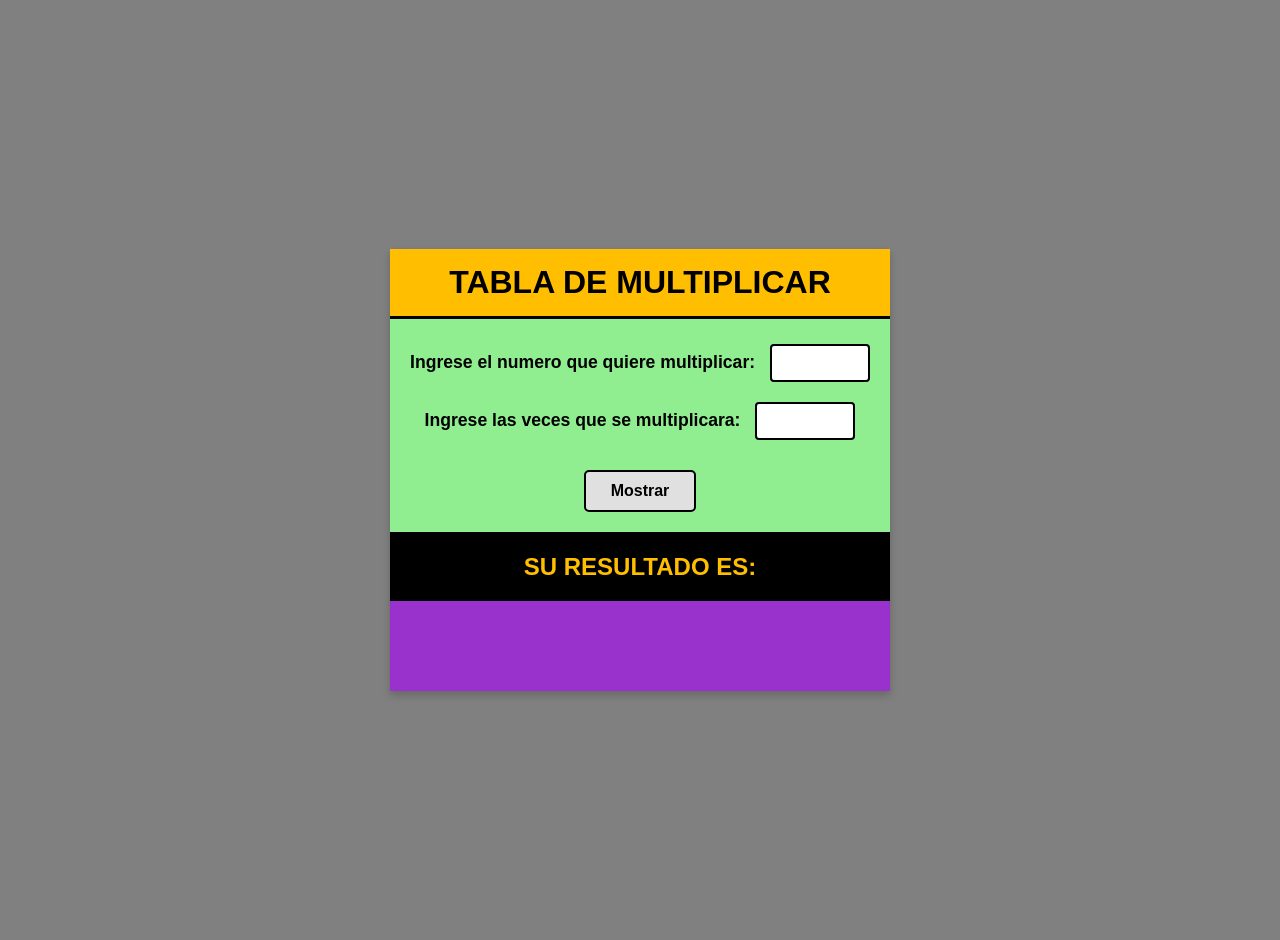
<file: act1u2/index.html>
<!DOCTYPE html>
<html lang="es">
<head>
    <meta charset="UTF-8">
    <meta name="viewport" content="width=device-width, initial-scale=1.0">
    <title>Tabla de Multiplicar</title>
    <link rel="stylesheet" href="styles.css">
    <script src="script.js"></script>
</head>
<body>

    <div class="container">
        <div class="input-section">
            <h1 class="main-title">TABLA DE MULTIPLICAR</h1>
            <label for="numero">Ingrese el numero que quiere multiplicar:</label>
            <input type="number" id="numero">
            <br>
            <label for="limite">Ingrese las veces que se multiplicara:</label>
            <input type="number" id="limite" >
            <br>
            <button onclick="generarTabla()">Mostrar</button>
        </div>
        
        <div class="result-header">
            <h2>SU RESULTADO ES:</h2>
        </div>
        
        <div class="result-body" id="tablaContenedor">
            </div>
    </div>
</body>
</html>
</file>
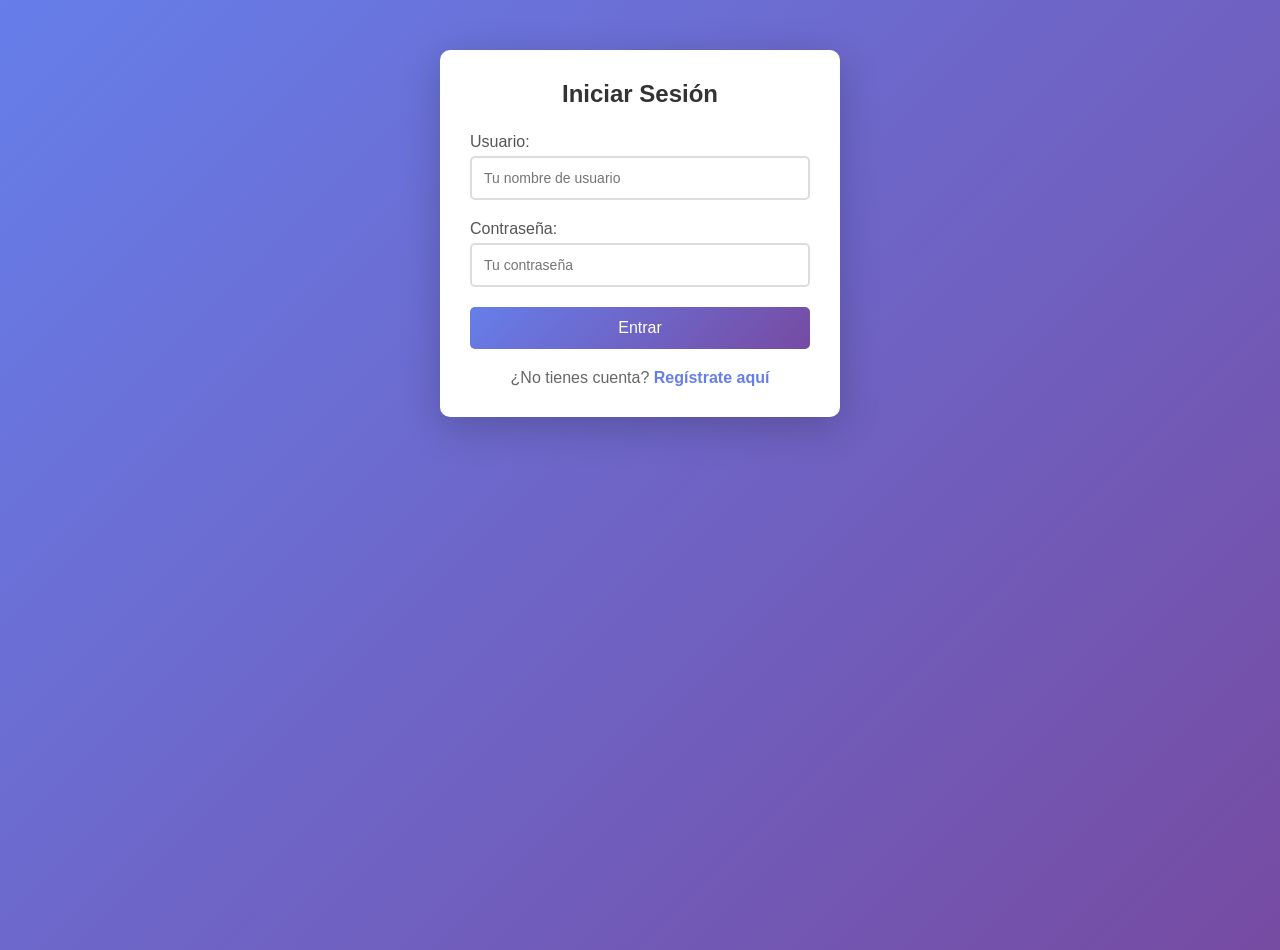
<file: act1u3/index.html>
<!DOCTYPE html>
<html lang="es">
<head>
    <meta charset="UTF-8">
    <meta name="viewport" content="width=device-width, initial-scale=1.0">
    <title>Chat App (Sin BD)</title>
    <link rel="stylesheet" href="style.css">
    <script src="https://code.jquery.com/jquery-3.6.0.min.js"></script>
</head>
<body>

    <div id="login-screen" class="auth-container">
        <h2>Iniciar Sesión</h2>
        <div id="login-error" class="alert alert-error" style="display:none;"></div>
        
        <div class="form-group">
            <label>Usuario:</label>
            <input type="text" id="login-username" placeholder="Tu nombre de usuario">
        </div>
        <div class="form-group">
            <label>Contraseña:</label>
            <input type="password" id="login-password" placeholder="Tu contraseña">
        </div>
        <button id="btn-login" class="btn-primary">Entrar</button>
        <p class="auth-link">
            ¿No tienes cuenta? <a href="#" id="link-to-register">Regístrate aquí</a>
        </p>
    </div>

    <div id="register-screen" class="auth-container" style="display:none;">
        <h2>Crear Cuenta</h2>
        <div id="register-error" class="alert alert-error" style="display:none;"></div>
        <div id="register-success" class="alert alert-success" style="display:none;"></div>
        
        <div class="form-group">
            <label>Nombre de usuario:</label>
            <input type="text" id="reg-username" placeholder="Tu nombre de usuario">
        </div>
        <div class="form-group">
            <label>Email:</label>
            <input type="email" id="reg-email" placeholder="tu@email.com">
        </div>
        <div class="form-group">
            <label>Contraseña:</label>
            <input type="password" id="reg-password" placeholder="Mínimo 6 caracteres">
        </div>
        <button id="btn-register" class="btn-primary">Registrarse</button>
        <p class="auth-link">
            ¿Ya tienes cuenta? <a href="#" id="link-to-login">Inicia sesión aquí</a>
        </p>
    </div>

    <div id="chat-app" class="chat-app" style="display:none;">
        <div class="sidebar">
            <div class="sidebar-header">
                <h3>Hola, <span id="current-username-display"></span></h3>
                <button id="btn-logout" class="btn-logout">Salir</button>
            </div>
            
            <div class="sidebar-section">
                <h4>Chat Global</h4>
                <div class="chat-item active" data-type="global" data-id="0">
                    <span>🌍 Chat Global</span>
                </div>
            </div>
            
            <div class="sidebar-section">
                <h4>Usuarios</h4>
                <div id="user-list" class="user-list">
                    </div>
            </div>
            
            <div class="sidebar-section">
                <h4>
                    Grupos
                    <button id="btn-create-group-modal" class="btn-small">+ Crear</button>
                </h4>
                <div id="group-list" class="group-list">
                    </div>
            </div>
        </div>
        
        <div class="chat-main">
            <div class="chat-header">
                <h3 id="chat-title">Chat Global</h3>
            </div>
            
            <div id="chat-messages"></div>
            
            <div class="chat-input">
                <input type="text" id="msg" placeholder="Escribe tu mensaje..." autocomplete="off">
                <button id="send">Enviar</button>
            </div>
        </div>
    </div>
    
    <div id="modal-create-group" class="modal">
        <div class="modal-content">
            <span class="close">&times;</span>
            <h3>Crear Grupo</h3>
            <input type="text" id="group-name" placeholder="Nombre del grupo">
            <button id="create-group-btn">Crear Grupo</button>
        </div>
    </div>
    
    <script src="script.js"></script>
</body>
</html>
</file>
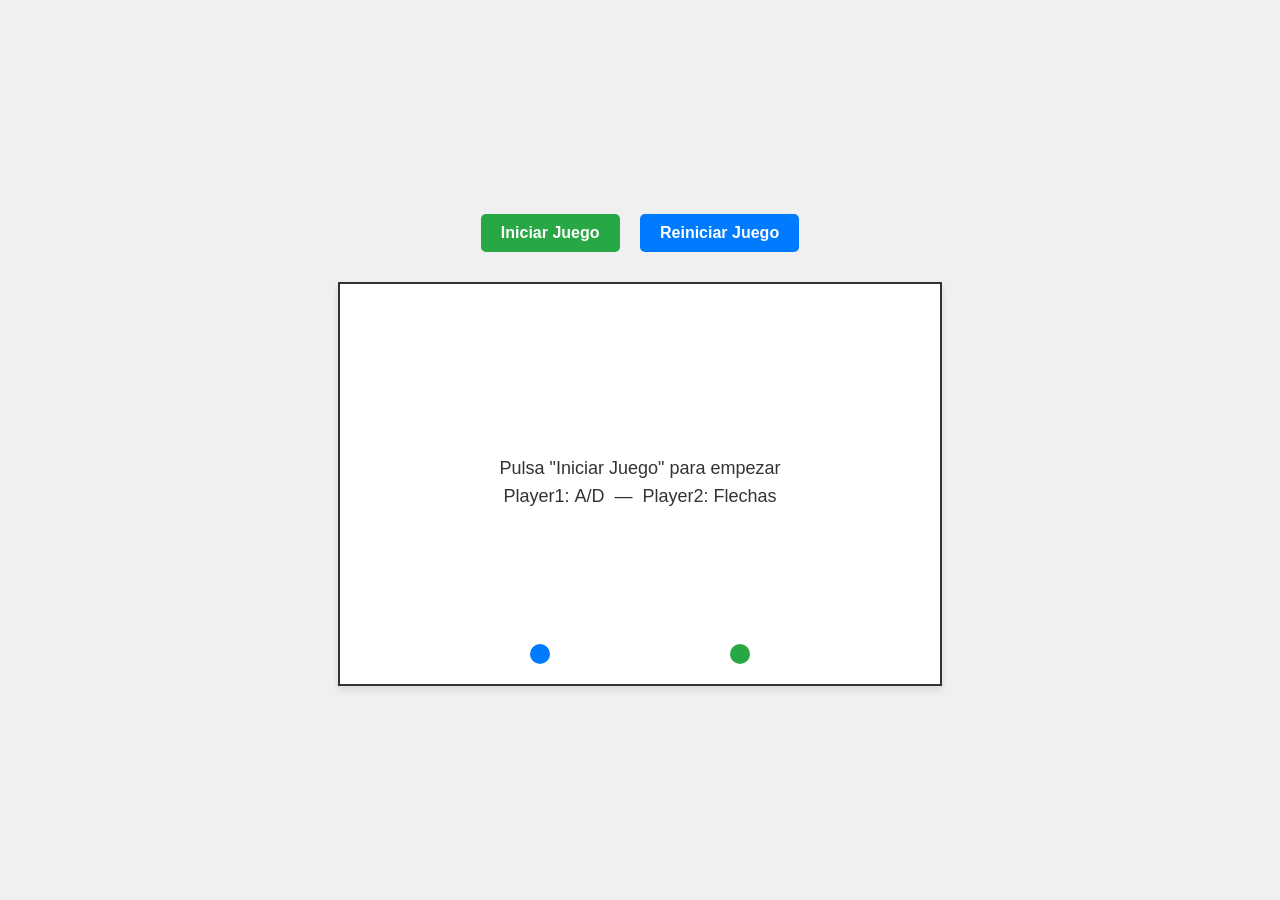
<file: act2u1/index.html>
<!DOCTYPE html>
<html lang="es">
<head>
    <meta charset="UTF-8">
    <title>Ejemplo (no frogger)</title>
    <link rel="stylesheet" href="styles.css">
</head>
<body>

<div class="controls">
    <button id="startButton">Iniciar Juego</button>
    <button id="resetButton">Reiniciar Juego</button>
</div>

<canvas id="gameCanvas" width="600" height="400"></canvas>

<script src="script.js"></script>

</body>
</html>
</file>
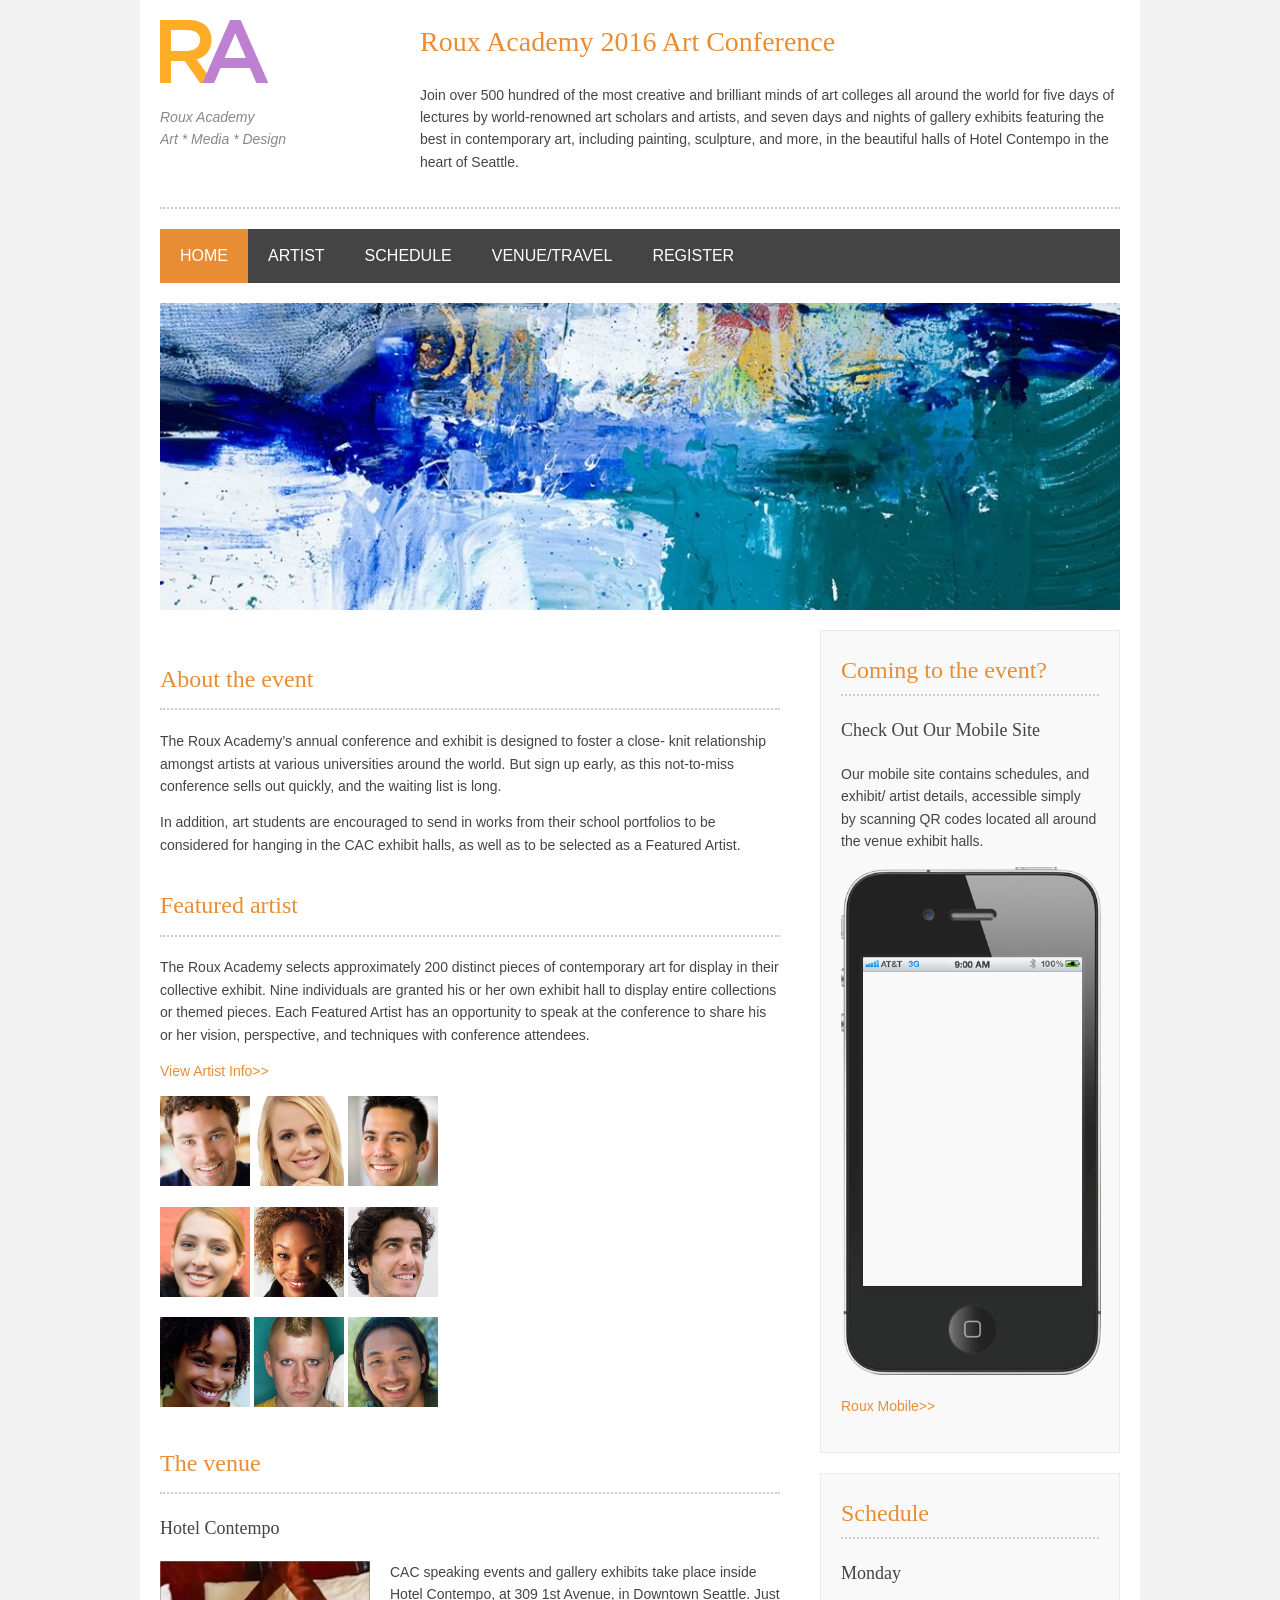
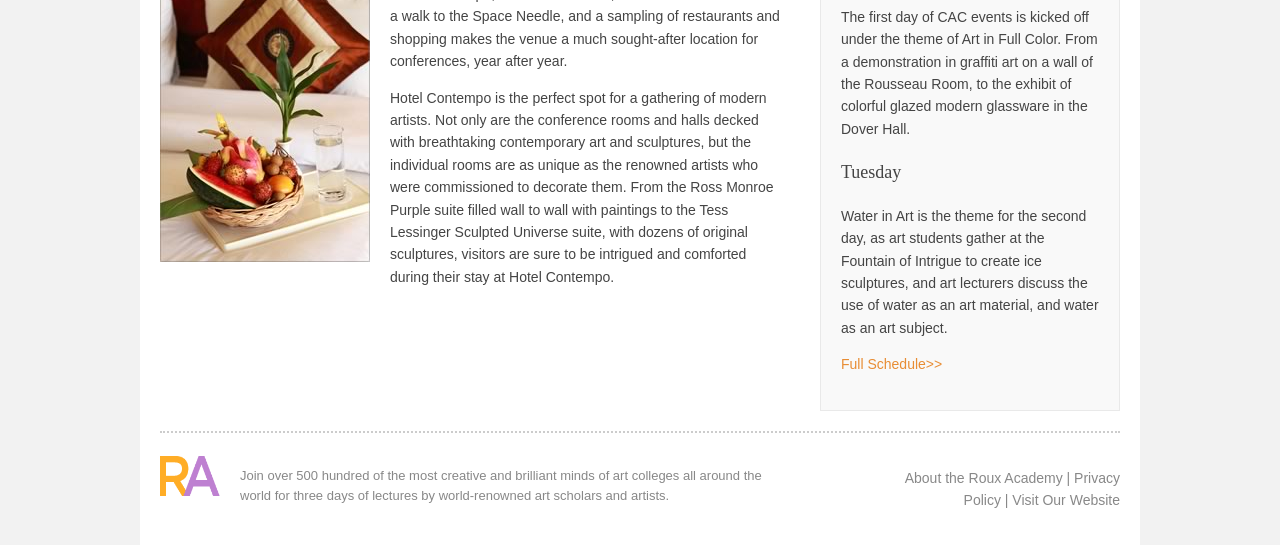
<file: act3u1/index.html>
<!DOCTYPE html>
<html lang="es">
<head>
    <meta charset="UTF-8">
    <meta name="viewport" content="width=device-width, initial-scale=1.0">
    <title>Roux Academy 2016 Art Conference</title>
    <link rel="stylesheet" href="styles.css">
</head>
<body>

    <div class="container">
        <header>
            <div class="logo">
                <div class="ra"><img src="images/ralogo_monogram.png" alt="Roux Academy Logo"></div>
                <div class="tagline">Roux Academy <br> Art * Media * Design</div>
            </div>
            <div class="conference-info">
                <h1>Roux Academy 2016 Art Conference</h1>
                <p>Join over 500 hundred of the most creative and brilliant minds of art colleges all
around the world for five days of lectures by world-renowned art scholars and
artists, and seven days and nights of gallery exhibits featuring the best in
contemporary art, including painting, sculpture, and more, in the beautiful halls of
Hotel Contempo in the heart of Seattle.</p>
            </div>
        </header>

        <nav>
            <ul>
                <li><a href="index.html" class="active">HOME</a></li>
                <li><a href="artists.html">ARTIST</a></li>
                <li><a href="schedule.html">SCHEDULE</a></li>
                <li><a href="venue.html">VENUE/TRAVEL</a></li>
                <li><a href="register.html">REGISTER</a></li>
            </ul>
        </nav>

        <div class="banner">
            <img src="images/art01.jpg" alt="Abstract art banner">
        </div>

        <div class="main-content">
            <section class="content-section">
                <h2>About the event</h2>
                <p>The Roux Academy’s annual conference and exhibit is designed to foster a close-
knit relationship amongst artists at various universities around the world. But sign
up early, as this not-to-miss conference sells out quickly, and the waiting list is long.</p>
<p>In addition, art students are encouraged to send in works from their school
portfolios to be considered for hanging in the CAC exhibit halls, as well as to be
selected as a Featured Artist.</p>
            </section>

            <section class="content-section">
                <h2>Featured artist</h2>
                <p>The Roux Academy selects approximately 200 distinct pieces of contemporary art
for display in their collective exhibit. Nine individuals are granted his or her own
exhibit hall to display entire collections or themed pieces. Each Featured Artist has
an opportunity to speak at the conference to share his or her vision, perspective,
and techniques with conference attendees.</p>
                <p><a href="artists.html">View Artist Info>></a></p>
                <img src="images/artists/Barot_Bellingham_tn.jpg" alt="Artist thumbnail" width="90" height="90">
                <img src="images/artists/Constance_Smith_tn.jpg" alt="Artist thumbnail" width="90" height="90">
                <img src="images/artists/Hassum_Harrod_tn.jpg" alt="Artist thumbnail" width="90" height="90">
                <p></p>
                <img src="images/artists/Hillary_Goldwynn_tn.jpg" alt="Artist thumbnail" width="90" height="90">
                <img src="images/artists/Jennifer_Jerome_tn.jpg" alt="Artist thumbnail" width="90" height="90">
                <img src="images/artists/Jonathan_Ferrar_tn.jpg" alt="Artist thumbnail" width="90" height="90">
                <p></p>
                <img src="images/artists/LaVonne_LaRue_tn.jpg" alt="Artist thumbnail" width="90" height="90">
                <img src="images/artists/Riley_Rewington_tn.jpg" alt="Artist thumbnail" width="90" height="90">
                <img src="images/artists/Xhou_Ta_tn.jpg" alt="Artist thumbnail" width="90" height="90">
            </section>
            
            <section class="content-section">
                <h2>The venue</h2>
                <h3>Hotel Contempo</h3>
                <img src="images/hotel_contempo.jpg" alt="Hotel Contempo" class="align-left">
                <p>CAC speaking events and gallery exhibits take place inside Hotel Contempo, at
309 1st Avenue, in Downtown Seattle. Just a walk to the Space Needle, and a
sampling of restaurants and shopping makes the venue a much sought-after
location for conferences, year after year.</p>
<p>Hotel Contempo is the perfect spot for a gathering of modern artists. Not only are
the conference rooms and halls decked with breathtaking contemporary art and
sculptures, but the individual rooms are as unique as the renowned artists who
were commissioned to decorate them. From the Ross Monroe Purple suite filled
wall to wall with paintings to the Tess Lessinger Sculpted Universe suite, with
dozens of original sculptures, visitors are sure to be intrigued and comforted during
their stay at Hotel Contempo.</p>
            </section>
        </div>

        <aside>
            <div class="widget">
                <h2>Coming to the event?</h2>
                <h3>Check Out Our Mobile Site</h3>
                <p>Our mobile site contains schedules, and exhibit/ artist details, accessible simply by scanning QR codes located all around the venue exhibit halls.</p>
                <img src="images/iphone.png" alt="Mobile App Promotion" width="260">
                <p><a href="#">Roux Mobile>></a></p>
            </div>

            <div class="widget">
                <h2>Schedule</h2>
                <h3>Monday</h3>
                <p>The first day of CAC events is kicked off under the theme of Art in Full Color. From
a demonstration in graffiti art on a wall of the Rousseau Room, to the exhibit of
colorful glazed modern glassware in the Dover Hall.</p>
                <h3>Tuesday</h3>
                <p>Water in Art is the theme for the second day, as art students gather at the Fountain
of Intrigue to create ice sculptures, and art lecturers discuss the use of water as an
art material, and water as an art subject.</p>
                <p><a href="schedule.html">Full Schedule>></a></p>
            </div>
        </aside>

        <footer>
            <div class="footer-logo"><img src="images/ralogo_monogram.png" alt="Roux Academy Logo" width="60" height="40"></div>
            <div class="footer-text">
                <p>Join over 500 hundred of the most creative and brilliant minds of art colleges all around the world for three days of lectures by world-renowned art scholars and artists.</p>
            </div>
            <div class="footer-nav">
                <p>About the Roux Academy | Privacy Policy | Visit Our Website</p>
            </div>
        </footer>
    </div>
</body>
</html>
</file>
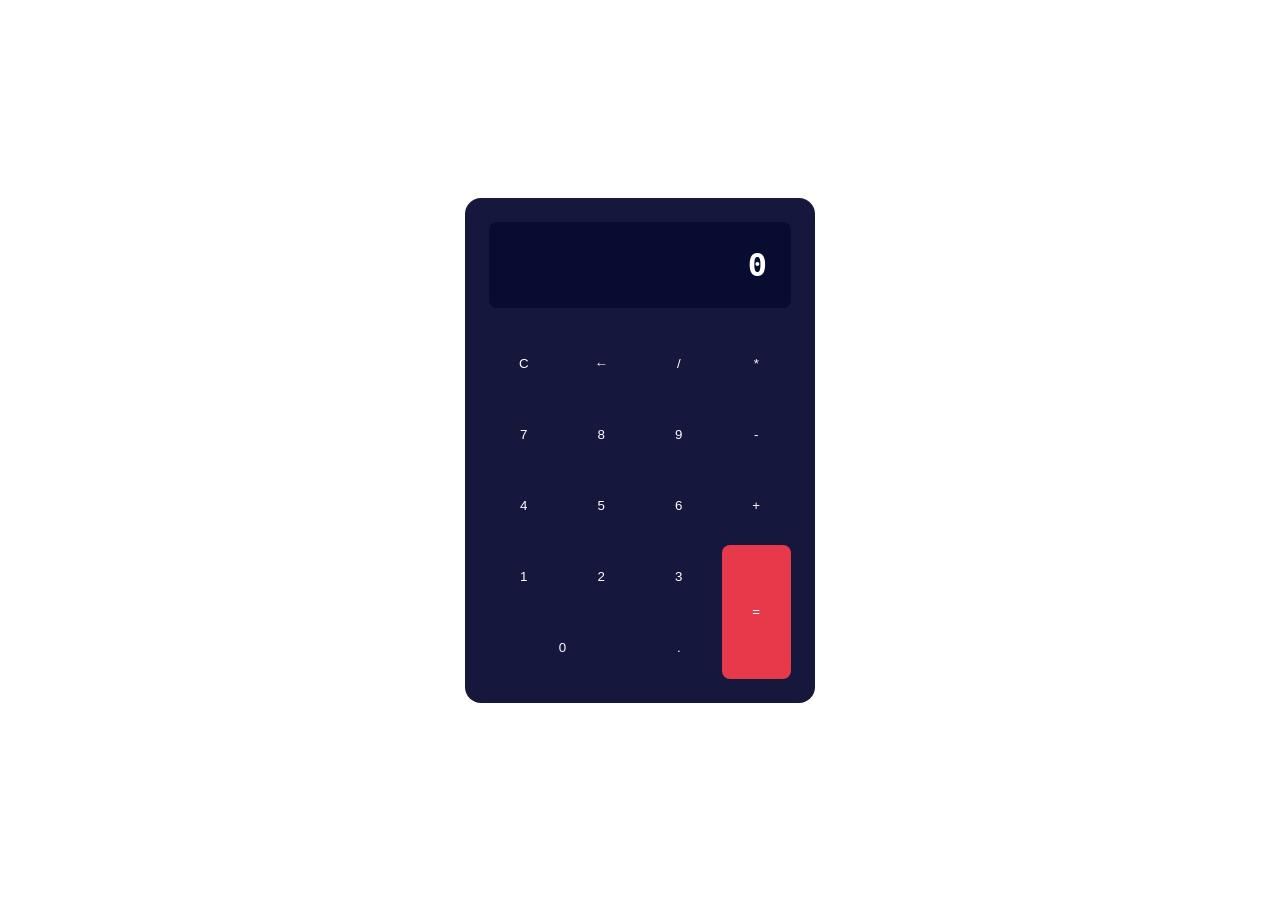
<file: act3u2/index.html>
<!DOCTYPE html>
<html>
<head>
    <title>Calculadora</title>
    <link rel="stylesheet" href="styles.css">
</head>
<body>
    <div class="calculadora">

        <div class="pantalla">0</div>

        <button id="c" class="btn">C</button>
        <button id="borrar" class="btn">←</button>
        <button class="btn">/</button>
        <button class="btn">*</button>
        <button class="btn">7</button>
        <button class="btn">8</button>
        <button class="btn">9</button>
        <button class="btn">-</button>
        <button class="btn">4</button>
        <button class="btn">5</button>
        <button class="btn">6</button>
        <button class="btn">+</button>
        <button class="btn">1</button>
        <button class="btn">2</button>
        <button class="btn">3</button>
        <button id="igual" class="btn">=</button>
        <button id="cero" class="btn">0</button>
        <button class="btn">.</button>
    </div>


    <script src="script.js"></script>
</body>
</html>
</file>
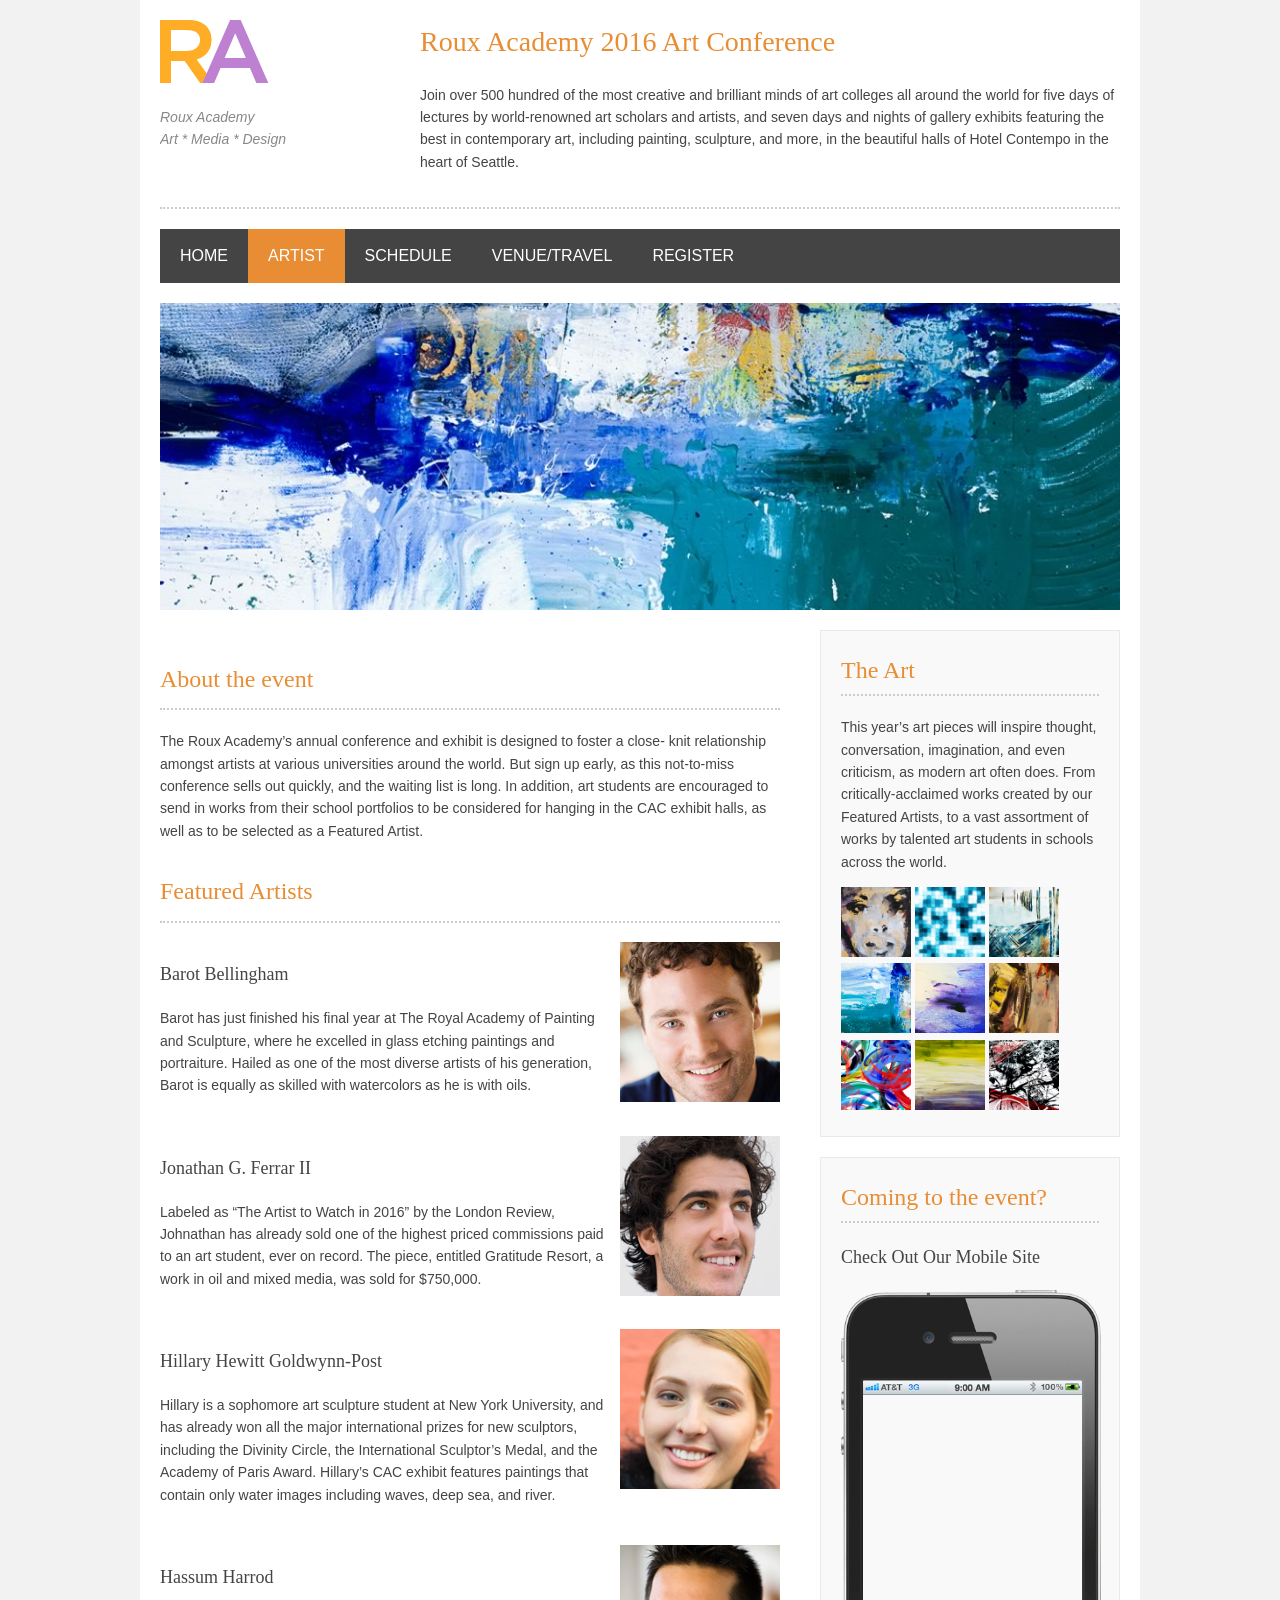
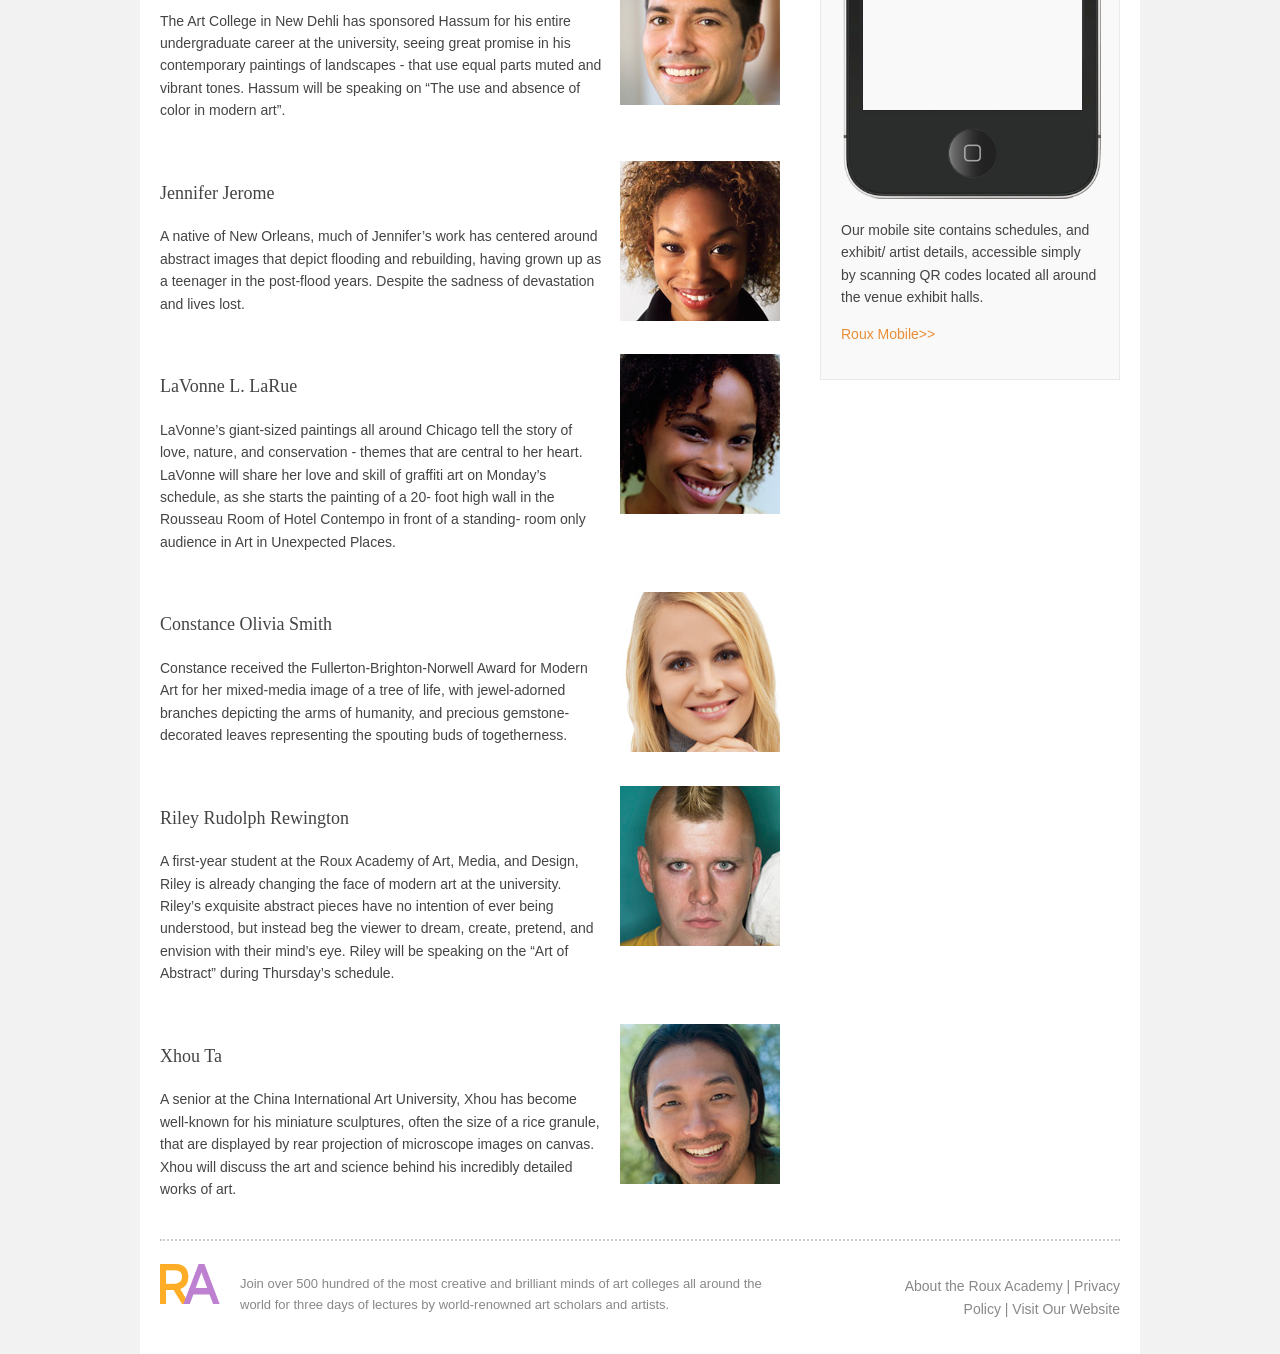
<file: act3u1/artists.html>
<!DOCTYPE html>
<html lang="es">
<head>
    <meta charset="UTF-8">
    <meta name="viewport" content="width=device-width, initial-scale=1.0">
    <title>Featured Artists - Roux Academy Conference</title>
    <link rel="stylesheet" href="styles.css">
</head>
<body>

    <div class="container">
        <header>
            <div class="logo">
                <div class="ra"><img src="images/ralogo_monogram.png" alt="Roux Academy Logo" ></div>
                <div class="tagline">Roux Academy <br> Art * Media * Design</div>
            </div>
            <div class="conference-info">
                <h1>Roux Academy 2016 Art Conference</h1>
                <p>Join over 500 hundred of the most creative and brilliant minds of art colleges all around the world for five days of lectures by world-renowned art scholars and artists, and seven days and nights of gallery exhibits featuring the best in contemporary art, including painting, sculpture, and more, in the beautiful halls of Hotel Contempo in the heart of Seattle.</p>
            </div>
        </header>
        
        <nav>
            <ul>
                <li><a href="index.html">HOME</a></li>
                <li><a href="artists.html" class="active">ARTIST</a></li>
                <li><a href="schedule.html">SCHEDULE</a></li>
                <li><a href="venue.html">VENUE/TRAVEL</a></li>
                <li><a href="register.html">REGISTER</a></li>
            </ul>
        </nav>
        
        <div class="banner">
            <img src="images/art01.jpg" alt="Abstract art banner">
        </div>

        <div class="main-content">
            <section class="content-section">
                <h2>About the event</h2>
                <p>The Roux Academy’s annual conference and exhibit is designed to foster a close-
knit relationship amongst artists at various universities around the world. But sign
up early, as this not-to-miss conference sells out quickly, and the waiting list is long.
In addition, art students are encouraged to send in works from their school
portfolios to be considered for hanging in the CAC exhibit halls, as well as to be
selected as a Featured Artist.</p>
            </section>
            
            <section class="artist-list">
                <h2>Featured Artists</h2>
                
                <article>
                    <img src="images/artists/Barot_Bellingham_tn.jpg" alt="Barot Bellingham">
                    <h3>Barot Bellingham</h3>
                    <p>Barot has just finished his final year at The Royal Academy of Painting and
Sculpture, where he excelled in glass etching paintings and portraiture. Hailed as
one of the most diverse artists of his generation, Barot is equally as skilled with
watercolors as he is with oils.</p>
                </article>

                <article>
                    <img src="images/artists/Jonathan_Ferrar_tn.jpg" alt="Jonathan G. Ferrar II">
                    <h3>Jonathan G. Ferrar II</h3>
                    <p>Labeled as “The Artist to Watch in 2016” by the London Review, Johnathan has
already sold one of the highest priced commissions paid to an art student, ever on
record. The piece, entitled Gratitude Resort, a work in oil and mixed media, was
sold for $750,000.</p>
                </article>

                <article>
                    <img src="images/artists/Hillary_Goldwynn_tn.jpg" alt="Hillary Hewitt Goldwynn-Post">
                    <h3>Hillary Hewitt Goldwynn-Post</h3>
                    <p>Hillary is a sophomore art sculpture student at New York University, and has
already won all the major international prizes for new sculptors, including the
Divinity Circle, the International Sculptor’s Medal, and the Academy of Paris
Award. Hillary’s CAC exhibit features paintings that contain only water images
including waves, deep sea, and river.</p>
                </article>

                <article>
                    <img src="images/artists/Hassum_Harrod_tn.jpg" alt="Hassum Harrod">
                    <h3>Hassum Harrod</h3>
                    <p>The Art College in New Dehli has sponsored Hassum for his entire undergraduate
career at the university, seeing great promise in his contemporary paintings of
landscapes - that use equal parts muted and vibrant tones. Hassum will be
speaking on “The use and absence of color in modern art”.</p>
                </article>


                <article>
                    <img src="images/artists/Jennifer_Jerome_tn.jpg" alt="Jennifer Jerome">
                    <h3>Jennifer Jerome</h3>
                    <p>A native of New Orleans, much of Jennifer’s work has centered around abstract
images that depict flooding and rebuilding, having grown up as a teenager in the
post-flood years. Despite the sadness of devastation and lives lost.</p>
                </article>

                <article>
                    <img src="images/artists/LaVonne_LaRue_tn.jpg" alt="Hassum Harrod">
                    <h3>LaVonne L. LaRue</h3>
                    <p>LaVonne’s giant-sized paintings all around Chicago tell the story of love, nature,
and conservation - themes that are central to her heart. LaVonne will share her

love and skill of graffiti art on Monday’s schedule, as she starts the painting of a 20-
foot high wall in the Rousseau Room of Hotel Contempo in front of a standing-
room only audience in Art in Unexpected Places.</p>
                </article>

                <article>
                    <img src="images/artists/Constance_Smith_tn.jpg" alt="Hassum Harrod">
                    <h3>Constance Olivia Smith</h3>
                    <p>Constance received the Fullerton-Brighton-Norwell Award for Modern Art for her
mixed-media image of a tree of life, with jewel-adorned branches depicting the
arms of humanity, and precious gemstone-decorated leaves representing the
spouting buds of togetherness.</p>
                </article>

                <article>
                    <img src="images/artists/Riley_Rewington_tn.jpg" alt="Hassum Harrod">
                    <h3>Riley Rudolph Rewington</h3>
                    <p>A first-year student at the Roux Academy of Art, Media, and Design, Riley is
already changing the face of modern art at the university. Riley’s exquisite abstract
pieces have no intention of ever being understood, but instead beg the viewer to
dream, create, pretend, and envision with their mind’s eye. Riley will be speaking
on the “Art of Abstract” during Thursday’s schedule.</p>
                </article>

                <article>
                    <img src="images/artists/Xhou_Ta_tn.jpg" alt="Hassum Harrod">
                    <h3>Xhou Ta</h3>
                    <p>A senior at the China International Art University, Xhou has become well-known for
his miniature sculptures, often the size of a rice granule, that are displayed by rear
projection of microscope images on canvas. Xhou will discuss the art and science
behind his incredibly detailed works of art.</p>
                </article>

            </section>
        </div>

        <aside>
            <div class="widget">
                <h2>The Art</h2>
                <p>This year’s art pieces will inspire thought, conversation, imagination, and even
criticism, as modern art often does. From critically-acclaimed works created by our
Featured Artists, to a vast assortment of works by talented art students in schools
across the world.
<p></p>
                <img src="images/art/Barot_Bellingham_tn.jpg" alt="Art collage"width="70" height="70">
                <img src="images/art/Constance_Smith_tn.jpg" alt="Art collage"width="70" height="70">
                <img src="images/art/Hassum_Harrod_tn.jpg" alt="Art collage"width="70" height="70">
                <img src="images/art/Hillary_Goldwynn_tn.jpg" alt="Art collage"width="70" height="70">
                <img src="images/art/Jennifer_Jerome_tn.jpg" alt="Art collage"width="70" height="70">
                <img src="images/art/Jonathan_Ferrar_tn.jpg" alt="Art collage"width="70" height="70">
                <img src="images/art/LaVonne_LaRue_tn.jpg" alt="Art collage"width="70" height="70">
                <img src="images/art/Riley_Rewington_tn.jpg" alt="Art collage"width="70" height="70">
                <img src="images/art/Xhou_Ta_tn.jpg" alt="Art collage"width="70" height="70">
            </div>
            
            <div class="widget">
                <h2>Coming to the event?</h2>
                <h3>Check Out Our Mobile Site</h3>
                <img src="images/iphone.png" alt="Mobile App Promotion" width="260">
                <p>Our mobile site contains schedules, and exhibit/ artist details, accessible simply by scanning QR codes located all around the venue exhibit halls.</p>
                <p><a href="#">Roux Mobile>></a></p>
            </div>
        </aside>

        <footer>
             <div class="footer-logo"><img src="images/ralogo_monogram.png" alt="Roux Academy Logo" width="60" height="40"></div>
            <div class="footer-text">
                <p>Join over 500 hundred of the most creative and brilliant minds of art colleges all around the world for three days of lectures by world-renowned art scholars and artists.</p>
            </div>
            <div class="footer-nav">
                <p>About the Roux Academy | Privacy Policy | Visit Our Website</p>
            </div>
        </footer>
    </div>
</body>
</html>
</file>
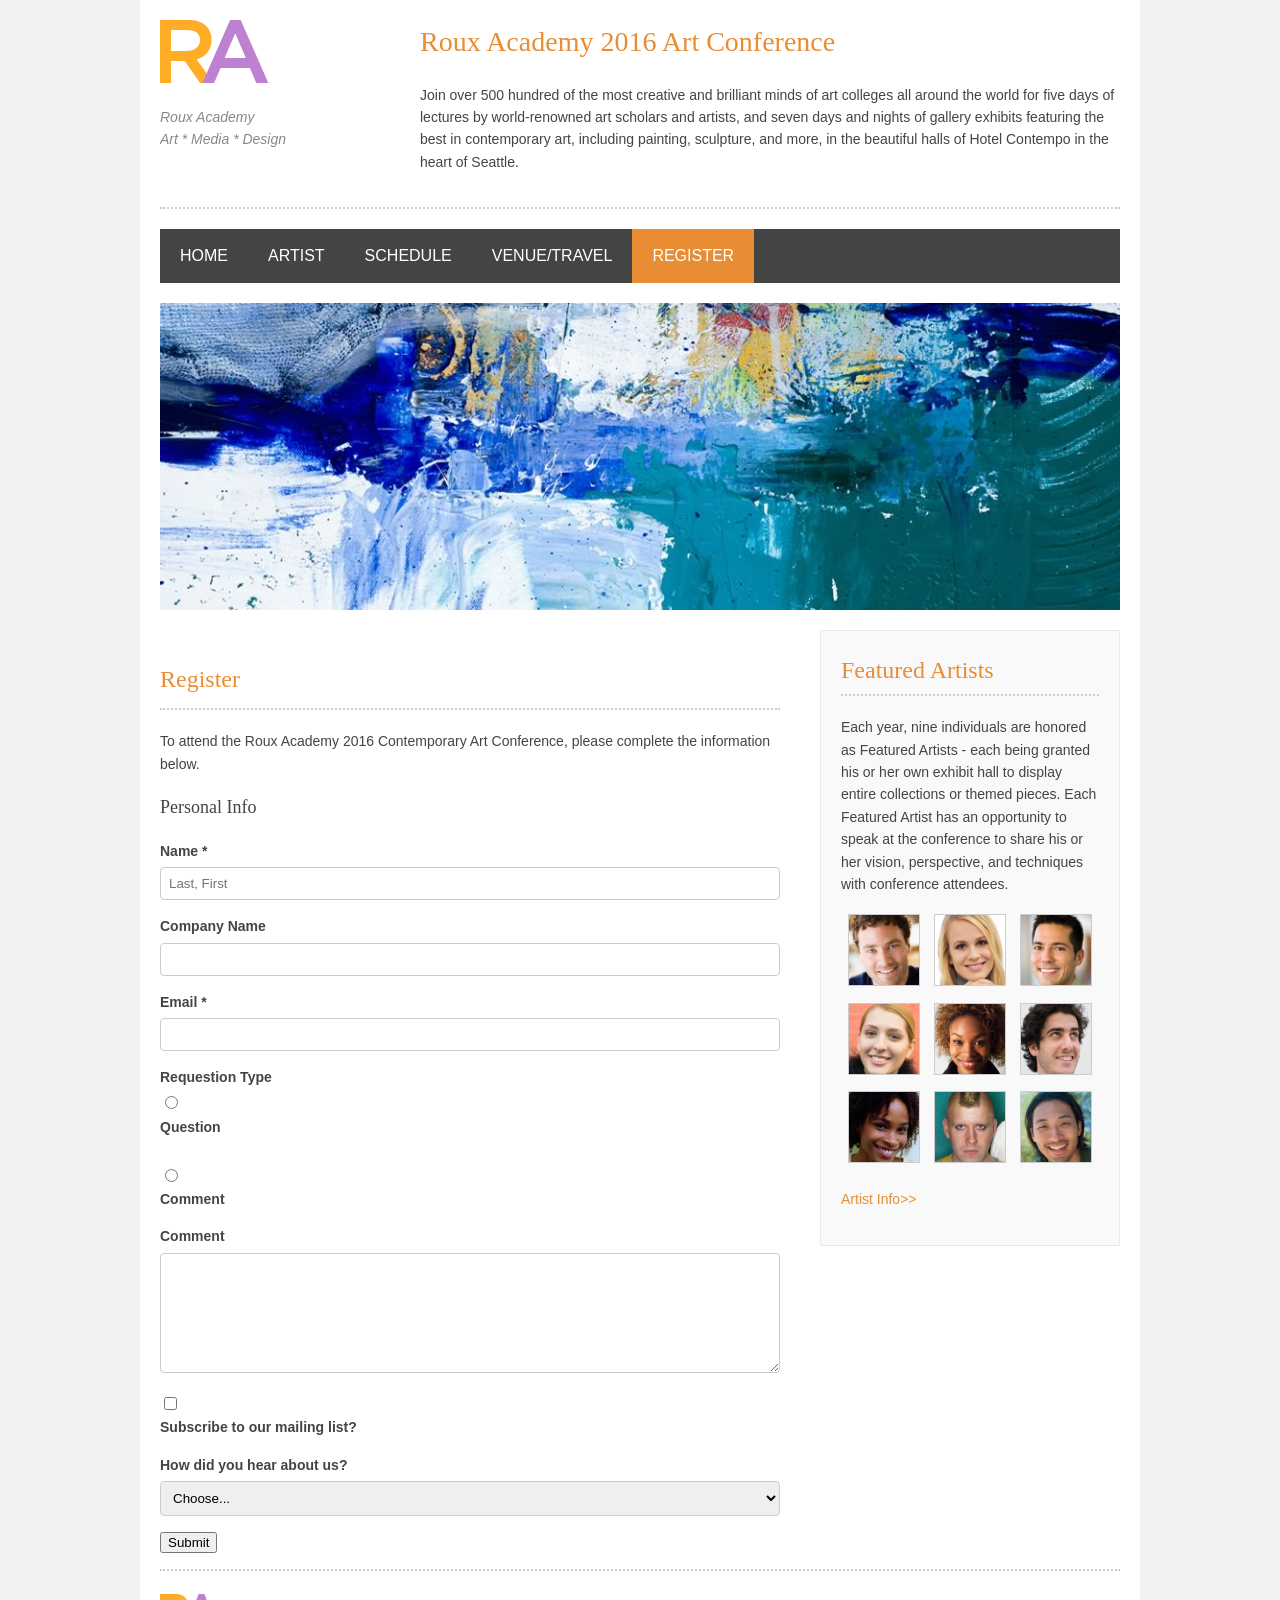
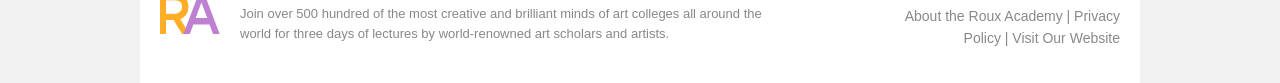
<file: act3u1/register.html>
<!DOCTYPE html>
<html lang="es">
<head>
    <meta charset="UTF-8">
    <meta name="viewport" content="width=device-width, initial-scale=1.0">
    <title>Register - Roux Academy Conference</title>
    <link rel="stylesheet" href="styles.css">
</head>
<body>

    <div class="container">
        <header>
            <div class="logo">
                <div class="ra"><img src="images/ralogo_monogram.png" alt="Roux Academy Logo"></div>
                <div class="tagline">Roux Academy <br> Art * Media * Design</div>
            </div>
            <div class="conference-info">
                <h1>Roux Academy 2016 Art Conference</h1>
                <p>Join over 500 hundred of the most creative and brilliant minds of art colleges all around the world for five days of lectures by world-renowned art scholars and artists, and seven days and nights of gallery exhibits featuring the best in contemporary art, including painting, sculpture, and more, in the beautiful halls of Hotel Contempo in the heart of Seattle.</p>
            </div>
        </header>
        
        <nav>
            <ul>
                <li><a href="index.html">HOME</a></li>
                <li><a href="artists.html">ARTIST</a></li>
                <li><a href="schedule.html">SCHEDULE</a></li>
                <li><a href="venue.html">VENUE/TRAVEL</a></li>
                <li><a href="register.html" class="active">REGISTER</a></li>
            </ul>
        </nav>
        
        <div class="banner">
            <img src="images/art01.jpg" alt="Abstract art banner">
        </div>

        <div class="main-content">
            <section class="content-section">
                <h2>Register</h2>
                <p>To attend the Roux Academy 2016 Contemporary Art Conference, please complete the information below.</p>
                
                <form>
                    <h3>Personal Info</h3>
                    <div class="form-group">
                        <label for="name">Name *</label>
                        <input type="text" id="name" name="name" placeholder="Last, First" required>
                    </div>

                    <div class="form-group">
                        <label for="company">Company Name</label>
                        <input type="text" id="company" name="company">
                    </div>

                    <div class="form-group">
                        <label for="email">Email *</label>
                        <input type="email" id="email" name="email" required>
                    </div>

                    <div class="form-group">
                        <label>Requestion Type</label>
                        <input type="radio" id="question" name="request_type" value="question">
                        <label for="question">Question</label><br>
                        <input type="radio" id="comment" name="request_type" value="comment">
                        <label for="comment">Comment</label>
                    </div>

                    <div class="form-group">
                        <label for="comment_text">Comment</label>
                        <textarea id="comment_text" name="comment_text"></textarea>
                    </div>

                    <div class="form-group">
                        <input type="checkbox" id="subscribe" name="subscribe" value="yes">
                        <label for="subscribe">Subscribe to our mailing list?</label>
                    </div>

                    <div class="form-group">
                        <label for="how_heard">How did you hear about us?</label>
                        <select id="how_heard" name="how_heard">
                            <option value="">Choose...</option>
                            <option value="friend">A Friend</option>
                            <option value="facebook">Facebook</option>
                            <option value="twitter">Twitter</option>
                        </select>
                    </div>

                    <div class="form-group">
                        <input type="submit" value="Submit">
                    </div>
                </form>
            </section>
        </div>

        <aside>
            <div class="widget">
                <h2>Featured Artists</h2>
                <p>Each year, nine individuals are honored as Featured Artists - each being granted
his or her own exhibit hall to display entire collections or themed pieces. Each
Featured Artist has an opportunity to speak at the conference to share his or her
vision, perspective, and techniques with conference attendees.</p>
                <div class="artist-thumbs">
                    <img src="images/artists/Barot_Bellingham_tn.jpg" alt="Artist thumbnail">
                    <img src="images/artists/Constance_Smith_tn.jpg" alt="Artist thumbnail">
                    <img src="images/artists/Hassum_Harrod_tn.jpg" alt="Artist thumbnail">
                    <img src="images/artists/Hillary_Goldwynn_tn.jpg" alt="Artist thumbnail">
                    <img src="images/artists/Jennifer_Jerome_tn.jpg" alt="Artist thumbnail">
                    <img src="images/artists/Jonathan_Ferrar_tn.jpg" alt="Artist thumbnail">
                    <img src="images/artists/LaVonne_LaRue_tn.jpg" alt="Artist thumbnail">
                    <img src="images/artists/Riley_Rewington_tn.jpg" alt="Artist thumbnail">
                    <img src="images/artists/Xhou_Ta_tn.jpg" alt="Artist thumbnail">
                </div>
                <p><a href="artists.html">Artist Info>></a></p>
            </div>
        </aside>

        <footer>
            <div class="footer-logo"><img src="images/ralogo_monogram.png" alt="Roux Academy Logo" width="60" height="40"></div>
            <div class="footer-text">
                <p>Join over 500 hundred of the most creative and brilliant minds of art colleges all around the world for three days of lectures by world-renowned art scholars and artists.</p>
            </div>
            <div class="footer-nav">
                <p>About the Roux Academy | Privacy Policy | Visit Our Website</p>
            </div>
        </footer>
    </div>
</body>
</html>
</file>
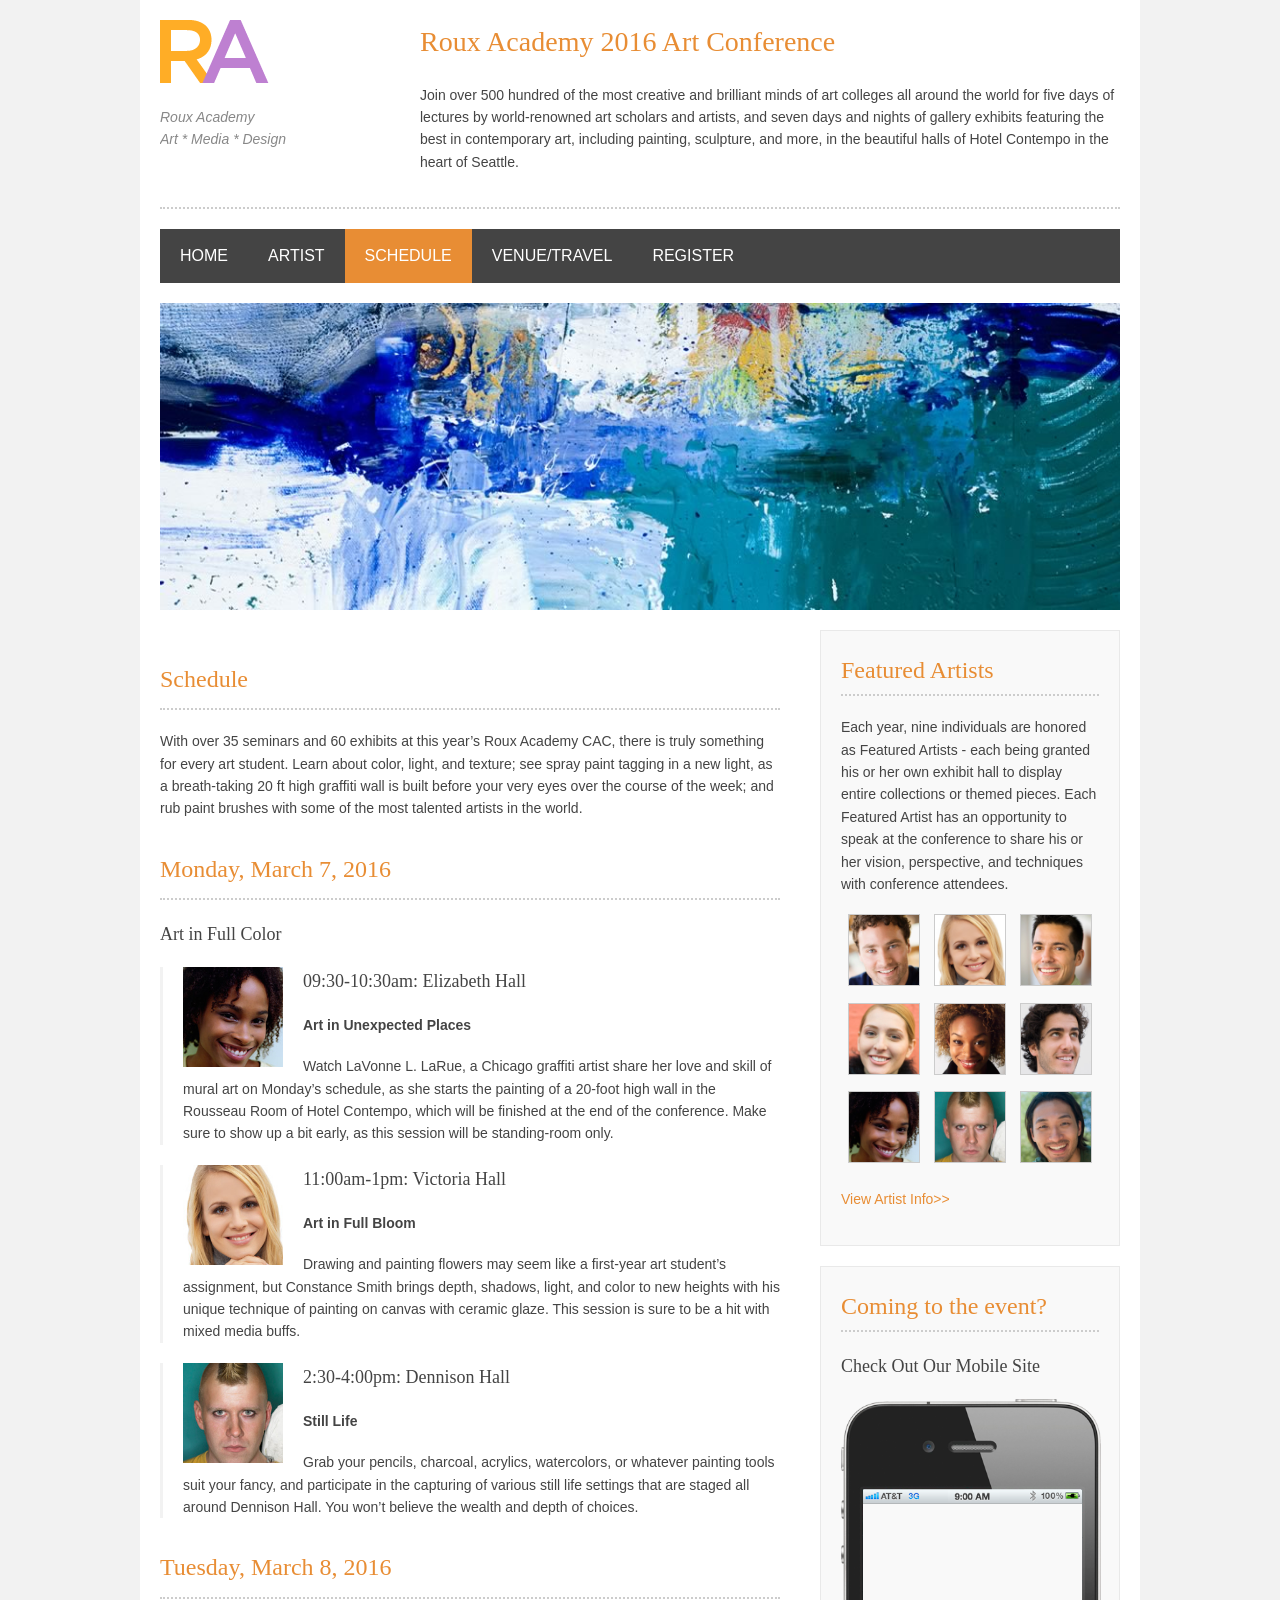
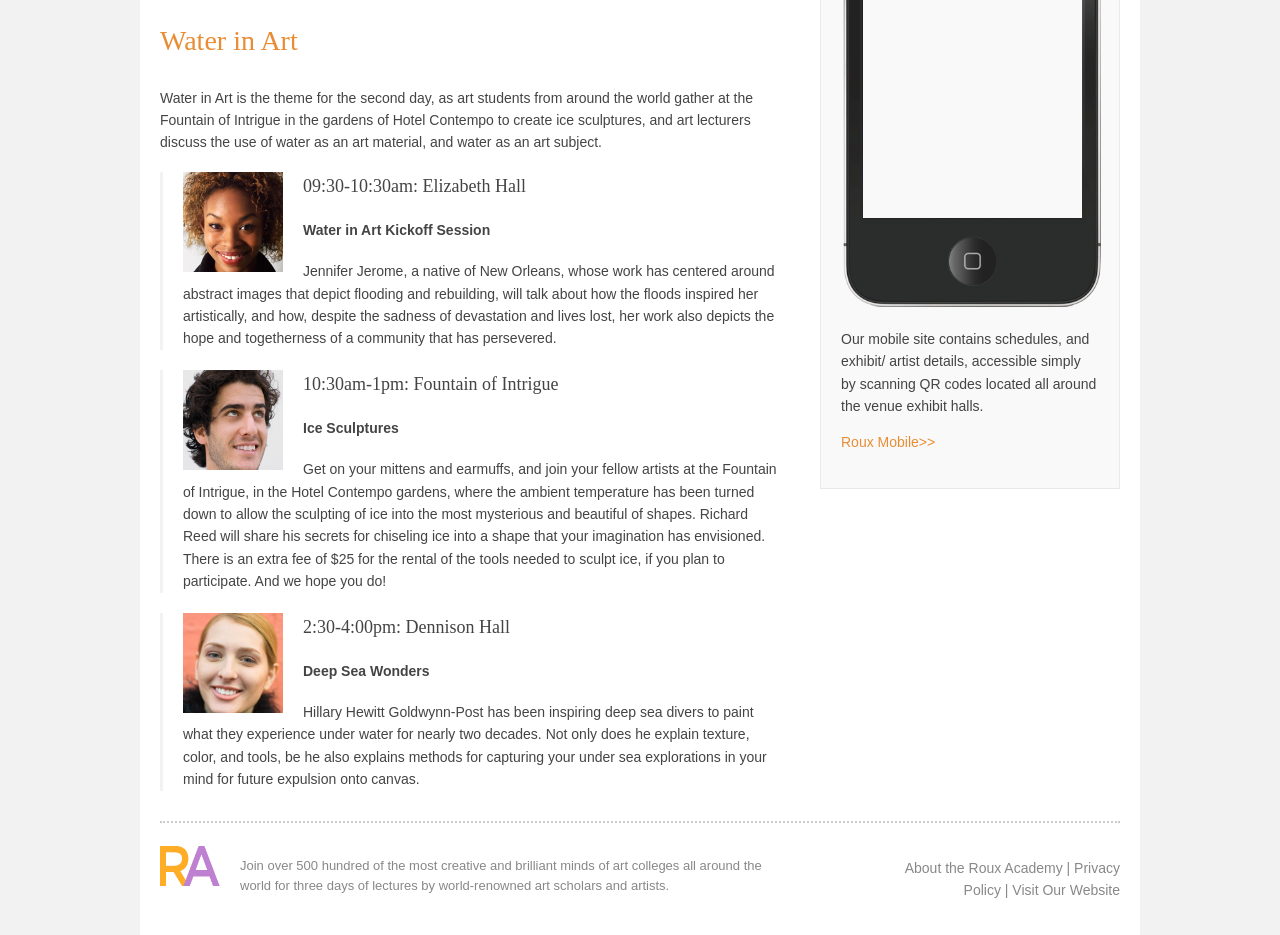
<file: act3u1/schedule.html>
<!DOCTYPE html>
<html lang="es">
<head>
    <meta charset="UTF-8">
    <meta name="viewport" content="width=device-width, initial-scale=1.0">
    <title>Schedule - Roux Academy Conference</title>
    <link rel="stylesheet" href="styles.css">
</head>
<body>

    <div class="container">
        <header>
            <div class="logo">
                <div class="ra"><img src="images/ralogo_monogram.png" alt="Roux Academy Logo"></div>
                <div class="tagline">Roux Academy <br> Art * Media * Design</div>
            </div>
            <div class="conference-info">
                <h1>Roux Academy 2016 Art Conference</h1>
                <p>Join over 500 hundred of the most creative and brilliant minds of art colleges all around the world for five days of lectures by world-renowned art scholars and artists, and seven days and nights of gallery exhibits featuring the best in contemporary art, including painting, sculpture, and more, in the beautiful halls of Hotel Contempo in the heart of Seattle.</p>
            </div>
        </header>
        
        <nav>
            <ul>
                <li><a href="index.html">HOME</a></li>
                <li><a href="artists.html">ARTIST</a></li>
                <li><a href="schedule.html" class="active">SCHEDULE</a></li>
                <li><a href="venue.html">VENUE/TRAVEL</a></li>
                <li><a href="register.html">REGISTER</a></li>
            </ul>
        </nav>
        
        <div class="banner">
            <img src="images/art01.jpg" alt="Abstract art banner">
        </div>

        <div class="main-content">
            <section class="content-section">
                <h2>Schedule</h2>
                <p>With over 35 seminars and 60 exhibits at this year’s Roux Academy CAC, there is
truly something for every art student. Learn about color, light, and texture; see
spray paint tagging in a new light, as a breath-taking 20 ft high graffiti wall is built
before your very eyes over the course of the week; and rub paint brushes with
some of the most talented artists in the world.</p>

                <div class="schedule-day">
                    <h2>Monday, March 7, 2016</h2>
                    <h3>Art in Full Color</h3>
                    
                    <div class="schedule-item">
                        <img src="images/artists/LaVonne_LaRue_tn.jpg" alt="LaVonne L. LaRue" class="align-left" width="100">
                        <h3>09:30-10:30am: Elizabeth Hall</h3>
                        <h4>Art in Unexpected Places</h4>
                        <p>Watch LaVonne L. LaRue, a Chicago graffiti artist share her love and skill of mural
art on Monday’s schedule, as she starts the painting of a 20-foot high wall in the
Rousseau Room of Hotel Contempo, which will be finished at the end of the
conference. Make sure to show up a bit early, as this session will be standing-room
only.</p>
                    </div>

                    <div class="schedule-item">
                        <img src="images/artists/Constance_Smith_tn.jpg" alt="Constance Smith" class="align-left" width="100">
                        <h3>11:00am-1pm: Victoria Hall</h3>
                        <h4>Art in Full Bloom</h4>
                        <p>Drawing and painting flowers may seem like a first-year art student’s assignment,
but Constance Smith brings depth, shadows, light, and color to new heights with
his unique technique of painting on canvas with ceramic glaze. This session is sure
to be a hit with mixed media buffs.</p>
                    </div>

                    <div class="schedule-item">
                        <img src="images/artists/Riley_Rewington_tn.jpg" alt="Still Life" class="align-left" width="100">
                        <h3>2:30-4:00pm: Dennison Hall</h3>
                        <h4>Still Life</h4>
                        <p>Grab your pencils, charcoal, acrylics, watercolors, or whatever painting tools suit
your fancy, and participate in the capturing of various still life settings that are
staged all around Dennison Hall. You won’t believe the wealth and depth of
choices.</p>
                    </div>
                </div>

                <div class="schedule-day">
                    <h2>Tuesday, March 8, 2016</h2>
                    <h1>Water in Art</h1>
                    <p>Water in Art is the theme for the second day, as art students from around the world
gather at the Fountain of Intrigue in the gardens of Hotel Contempo to create ice
sculptures, and art lecturers discuss the use of water as an art material, and water
as an art subject.</p>
                    
                    <div class="schedule-item">
                        <img src="images/artists/Jennifer_Jerome_tn.jpg" alt="Jennifer Jerome" class="align-left" width="100">
                        <h3>09:30-10:30am: Elizabeth Hall</h3>
                        <h4>Water in Art Kickoff Session</h4>
                        <p>Jennifer Jerome, a native of New Orleans, whose work has centered around
abstract images that depict flooding and rebuilding, will talk about how the floods
inspired her artistically, and how, despite the sadness of devastation and lives lost,
her work also depicts the hope and togetherness of a community that has
persevered.</p>
                    </div>
                    
                    <div class="schedule-item">
                        <img src="images/artists/Jonathan_Ferrar_tn.jpg" alt="Ice Sculptures" class="align-left" width="100">
                        <h3>10:30am-1pm: Fountain of Intrigue</h3>
                        <h4>Ice Sculptures</h4>
                        <p>Get on your mittens and earmuffs, and join your fellow artists at the Fountain of
Intrigue, in the Hotel Contempo gardens, where the ambient temperature has been
turned down to allow the sculpting of ice into the most mysterious and beautiful of
shapes. Richard Reed will share his secrets for chiseling ice into a shape that your
imagination has envisioned. There is an extra fee of $25 for the rental of the tools
needed to sculpt ice, if you plan to participate. And we hope you do!</p>
                    </div>

                    <div class="schedule-item">
                        <img src="images/artists/Hillary_Goldwynn_tn.jpg" alt="Hillary Hewitt Goldwynn-Post" class="align-left" width="100">
                        <h3>2:30-4:00pm: Dennison Hall</h3>
                        <h4>Deep Sea Wonders</h4>
                        <p>Hillary Hewitt Goldwynn-Post has been inspiring deep sea divers to paint what they
experience under water for nearly two decades. Not only does he explain texture,
color, and tools, be he also explains methods for capturing your under sea
explorations in your mind for future expulsion onto canvas.</p>
                    </div>
                </div>

            </section>
        </div>

        <aside>
            <div class="widget">
                <h2>Featured Artists</h2>
                <p>Each year, nine individuals are honored as Featured Artists - each being granted
his or her own exhibit hall to display entire collections or themed pieces. Each
Featured Artist has an opportunity to speak at the conference to share his or her
vision, perspective, and techniques with conference attendees.</p>
                <div class="artist-thumbs">
                    <img src="images/artists/Barot_Bellingham_tn.jpg" alt="Artist thumbnail" >
                    <img src="images/artists/Constance_Smith_tn.jpg" alt="Artist thumbnail">
                    <img src="images/artists/Hassum_Harrod_tn.jpg" alt="Artist thumbnail">
                    <img src="images/artists/Hillary_Goldwynn_tn.jpg" alt="Artist thumbnail">
                    <img src="images/artists/Jennifer_Jerome_tn.jpg" alt="Artist thumbnail">
                    <img src="images/artists/Jonathan_Ferrar_tn.jpg" alt="Artist thumbnail">
                    <img src="images/artists/LaVonne_LaRue_tn.jpg" alt="Artist thumbnail">
                    <img src="images/artists/Riley_Rewington_tn.jpg" alt="Artist thumbnail">
                    <img src="images/artists/Xhou_Ta_tn.jpg" alt="Artist thumbnail">
                </div>
                <p><a href="artists.html">View Artist Info>></a></p>
            </div>
            
            <div class="widget">
                <h2>Coming to the event?</h2>
                <h3>Check Out Our Mobile Site</h3>
                <img src="images/iphone.png" alt="Mobile App Promotion" width="260">
                <p>Our mobile site contains schedules, and exhibit/ artist details, accessible simply by scanning QR codes located all around the venue exhibit halls.</p>
                <p><a href="#">Roux Mobile>></a></p>
            </div>
        </aside>

        <footer>
            <div class="footer-logo"><img src="images/ralogo_monogram.png" alt="Roux Academy Logo" width="60" height="40"></div>
            <div class="footer-text">
                <p>Join over 500 hundred of the most creative and brilliant minds of art colleges all around the world for three days of lectures by world-renowned art scholars and artists.</p>
            </div>
            <div class="footer-nav">
                <p>About the Roux Academy | Privacy Policy | Visit Our Website</p>
            </div>
        </footer>
    </div>
</body>
</html>
</file>
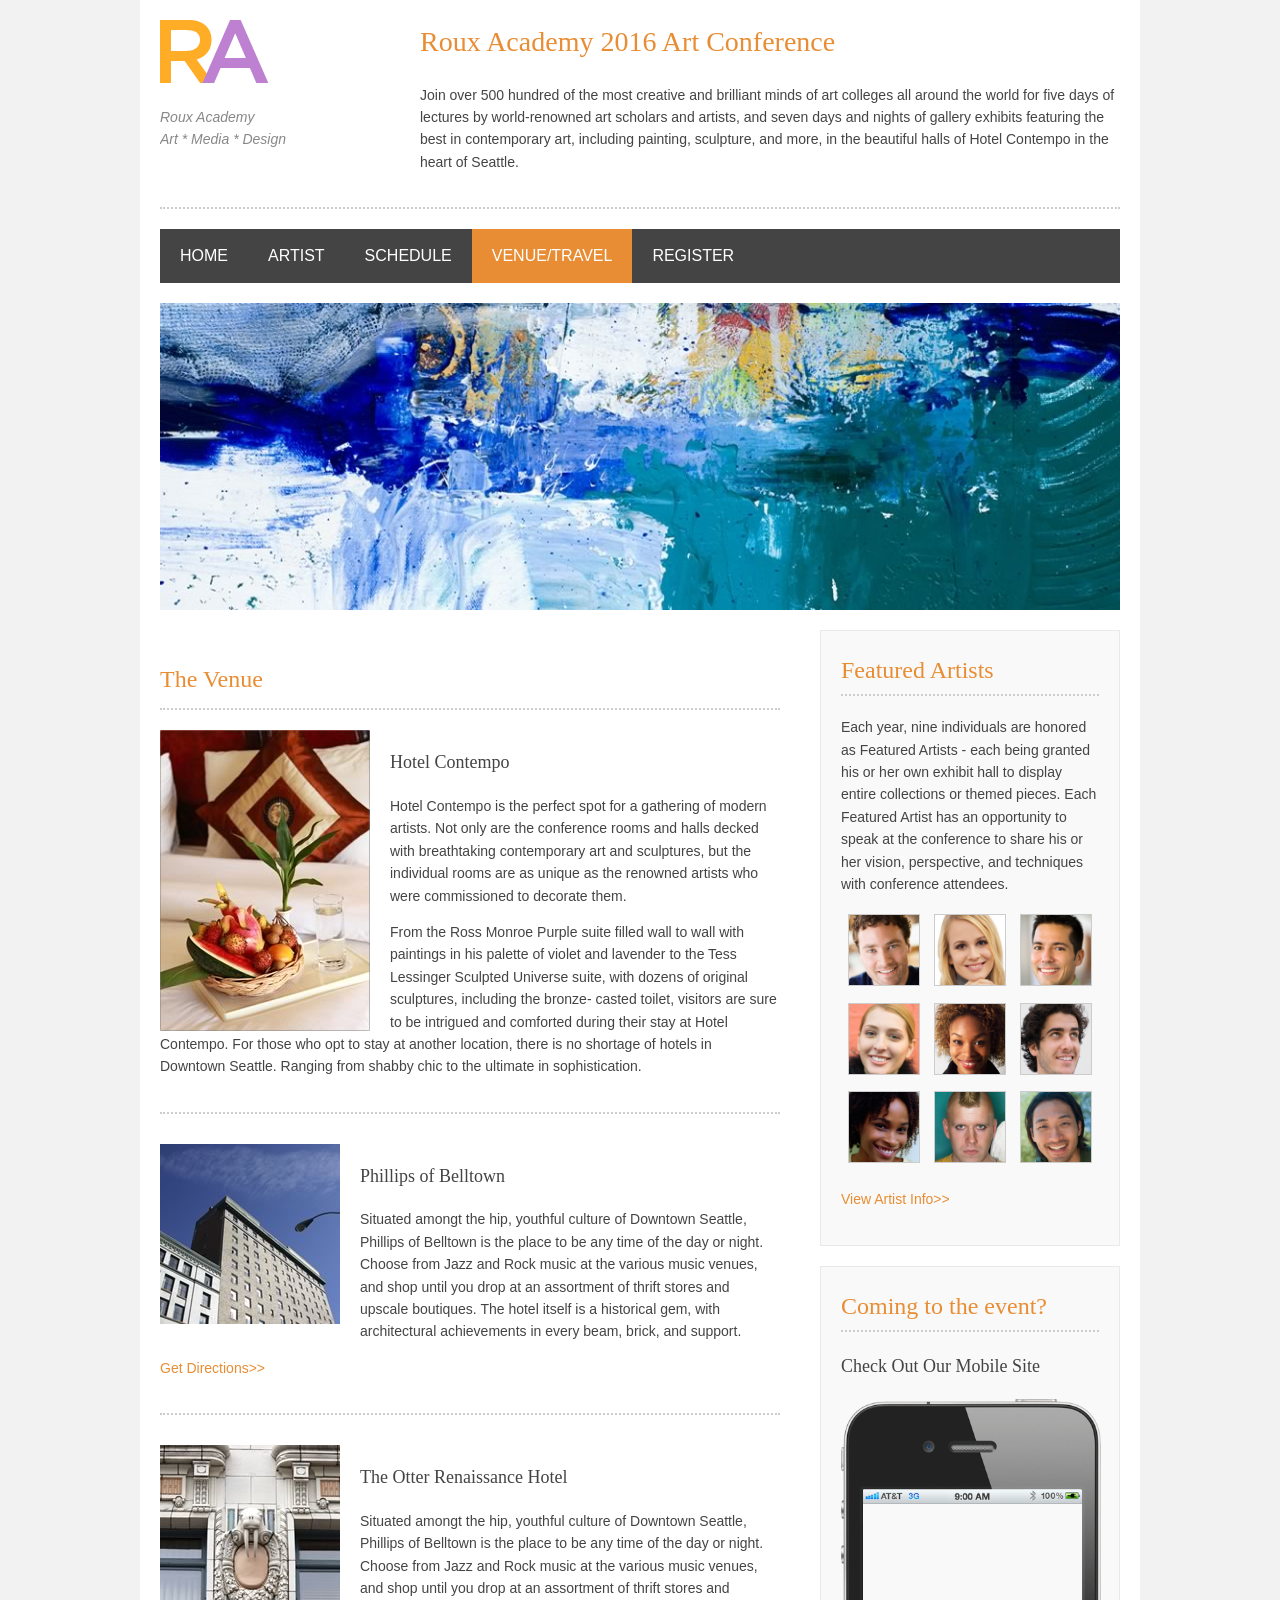
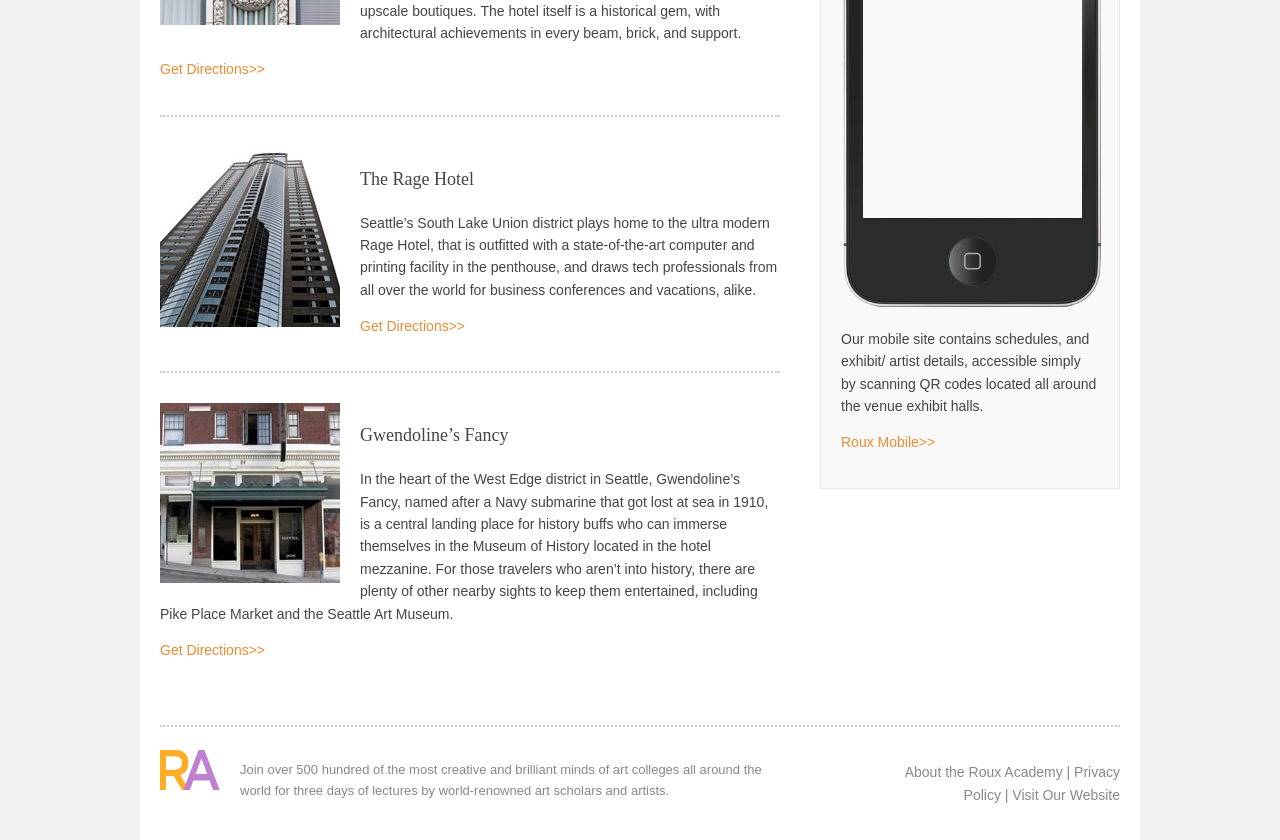
<file: act3u1/venue.html>
<!DOCTYPE html>
<html lang="es">
<head>
    <meta charset="UTF-8">
    <meta name="viewport" content="width=device-width, initial-scale=1.0">
    <title>Venue & Travel - Roux Academy Conference</title>
    <link rel="stylesheet" href="styles.css">
</head>
<body>

    <div class="container">
        <header>
            <div class="logo">
                <div class="ra"><img src="images/ralogo_monogram.png" alt="Roux Academy Logo"></div>
                <div class="tagline">Roux Academy <br> Art * Media * Design</div>
            </div>
            <div class="conference-info">
                <h1>Roux Academy 2016 Art Conference</h1>
                <p>Join over 500 hundred of the most creative and brilliant minds of art colleges all around the world for five days of lectures by world-renowned art scholars and artists, and seven days and nights of gallery exhibits featuring the best in contemporary art, including painting, sculpture, and more, in the beautiful halls of Hotel Contempo in the heart of Seattle.</p>
            </div>
        </header>

        <nav>
            <ul>
                <li><a href="index.html">HOME</a></li>
                <li><a href="artists.html">ARTIST</a></li>
                <li><a href="schedule.html">SCHEDULE</a></li>
                <li><a href="venue.html" class="active">VENUE/TRAVEL</a></li>
                <li><a href="register.html">REGISTER</a></li>
            </ul>
        </nav>

        <div class="banner">
            <img src="images/art01.jpg" alt="Abstract art banner">
        </div>

        <div class="main-content">
            <section class="content-section">
                <h2>The Venue</h2>
                <article class="venue-item">
                    <img src="images/hotel_contempo.jpg" alt="Hotel Contempo">
                    <h3>Hotel Contempo</h3>
                    <p>Hotel Contempo is the perfect spot for a gathering of modern artists. Not only are
the conference rooms and halls decked with breathtaking contemporary art and
sculptures, but the individual rooms are as unique as the renowned artists who

were commissioned to decorate them.</p>
<p>From the Ross Monroe Purple suite filled
wall to wall with paintings in his palette of violet and lavender to the Tess Lessinger
Sculpted Universe suite, with dozens of original sculptures, including the bronze-
casted toilet, visitors are sure to be intrigued and comforted during their stay at
Hotel Contempo. For those who opt to stay at another location, there is no
shortage of hotels in Downtown Seattle. Ranging from shabby chic to the ultimate
in sophistication.</p>
                </article>

                <article class="venue-item">
                    <img src="images/hotel_phillips.jpg" alt="Phillips of Belltown">
                    <h3>Phillips of Belltown</h3>
                    <p>Situated amongt the hip, youthful culture of Downtown Seattle, Phillips of Belltown
is the place to be any time of the day or night. Choose from Jazz and Rock music
at the various music venues, and shop until you drop at an assortment of thrift
stores and upscale boutiques. The hotel itself is a historical gem, with architectural
achievements in every beam, brick, and support.</p>
                    <p><a href="#">Get Directions>></a></p>
                </article>

                <article class="venue-item">
                    <img src="images/hotel_otter.jpg" alt="The Otter Renaissance Hotel">
                    <h3>The Otter Renaissance Hotel</h3>
                    <p>Situated amongt the hip, youthful culture of Downtown Seattle, Phillips of Belltown
is the place to be any time of the day or night. Choose from Jazz and Rock music
at the various music venues, and shop until you drop at an assortment of thrift
stores and upscale boutiques. The hotel itself is a historical gem, with architectural
achievements in every beam, brick, and support.</p>
                    <p><a href="#">Get Directions>></a></p>
                </article>

                 <article class="venue-item">
                    <img src="images/hotel_rage.jpg" alt="The Rage Hotel">
                    <h3>The Rage Hotel</h3>
                    <p>Seattle’s South Lake Union district plays home to the ultra modern Rage Hotel, that
is outfitted with a state-of-the-art computer and printing facility in the penthouse,
and draws tech professionals from all over the world for business conferences and
vacations, alike.</p>
                    <p><a href="#">Get Directions>></a></p>
                </article>

                <article class="venue-item">
                    <img src="images/hotel_gwendoline.jpg" alt="Gwendoline’s Fancy">
                    <h3>Gwendoline’s Fancy</h3>
                    <p>In the heart of the West Edge district in Seattle, Gwendoline’s Fancy, named after a
Navy submarine that got lost at sea in 1910, is a central landing place for history
buffs who can immerse themselves in the Museum of History located in the hotel
mezzanine. For those travelers who aren’t into history, there are plenty of other

nearby sights to keep them entertained, including Pike Place Market and the
Seattle Art Museum.</p>
                    <p><a href="#">Get Directions>></a></p>
                </article>

            </section>
        </div>

        <aside>
            <div class="widget">
                <h2>Featured Artists</h2>
                <p>Each year, nine individuals are honored as Featured Artists - each being granted
his or her own exhibit hall to display entire collections or themed pieces. Each
Featured Artist has an opportunity to speak at the conference to share his or her
vision, perspective, and techniques with conference attendees.</p>
                <div class="artist-thumbs">
                    <img src="images/artists/Barot_Bellingham_tn.jpg" alt="Artist thumbnail">
                    <img src="images/artists/Constance_Smith_tn.jpg" alt="Artist thumbnail">
                    <img src="images/artists/Hassum_Harrod_tn.jpg" alt="Artist thumbnail">
                    <img src="images/artists/Hillary_Goldwynn_tn.jpg" alt="Artist thumbnail">
                    <img src="images/artists/Jennifer_Jerome_tn.jpg" alt="Artist thumbnail">
                    <img src="images/artists/Jonathan_Ferrar_tn.jpg" alt="Artist thumbnail">
                    <img src="images/artists/LaVonne_LaRue_tn.jpg" alt="Artist thumbnail">
                    <img src="images/artists/Riley_Rewington_tn.jpg" alt="Artist thumbnail">
                    <img src="images/artists/Xhou_Ta_tn.jpg" alt="Artist thumbnail">
                </div>
                <p><a href="artists.html">View Artist Info>></a></p>
            </div>
            
            <div class="widget">
                <h2>Coming to the event?</h2>
                <h3>Check Out Our Mobile Site</h3>
                <img src="images/iphone.png" alt="Mobile App Promotion" width="260">
                <p>Our mobile site contains schedules, and exhibit/ artist details, accessible simply by scanning QR codes located all around the venue exhibit halls.</p>
                <p><a href="#">Roux Mobile>></a></p>
            </div>
        </aside>

        <footer>
            <div class="footer-logo"><img src="images/ralogo_monogram.png" alt="Roux Academy Logo" width="60" height="40"></div>
            <div class="footer-text">
                <p>Join over 500 hundred of the most creative and brilliant minds of art colleges all around the world for three days of lectures by world-renowned art scholars and artists.</p>
            </div>
            <div class="footer-nav">
                <p>About the Roux Academy | Privacy Policy | Visit Our Website</p>
            </div>
        </footer>
    </div>
</body>
</html>
</file>
<file: act1u2/styles.css>
body {
    font-family: 'Segoe UI', Tahoma, Geneva, Verdana, sans-serif;
    background-color: #808080; 
    display: flex;
    justify-content: center;
    align-items: center;
    min-height: 100vh;
    margin: 0;
    padding: 20px;
}

.container {
    width: 100%;
    max-width: 500px;
    box-shadow: 0 4px 8px rgba(0,0,0,0.2);
}

.input-section {
    background-color: #90EE90; 
    padding: 20px;
    text-align: center;
    font-weight: bold;
    font-size: 1.1rem;
}

.main-title {
    background-color: #FFBF00; 
    color: black;
    font-size: 2rem;
    padding: 15px;
    margin: -20px -20px 20px -20px; 
    border-bottom: 3px solid black;
}

.input-section input[type="number"] {
    padding: 8px;
    margin: 5px 0 15px 10px;
    border: 2px solid black;
    border-radius: 4px;
    width: 80px;
    text-align: center;
    font-size: 1rem;
}

.input-section button {
    display: block;
    margin: 15px auto 0;
    padding: 10px 25px;
    font-size: 1rem;
    font-weight: bold;
    border: 2px solid black;
    background-color: #E0E0E0;
    cursor: pointer;
    border-radius: 5px;
}

.result-header {
    background-color: #000000;
    color: #FFBF00;
    padding: 1px 0;
    text-align: center;
}

.result-body {
    background-color: #9932CC; 
    padding: 20px;
    min-height: 50px; 
}

table {
    width: 100%;
    border-collapse: collapse; 
}

th, td {
    border: 3px solid #FFA500; 
    padding: 10px;
    text-align: center;
    font-size: 1.2rem;
    font-weight: bold;
}

th {
    background-color: #000000;
    color: #FFA500;
}

td {
    background-color: #FFFFFF;
}
</file>
<file: act1u3/style.css>
* {
    margin: 0;
    padding: 0;
    box-sizing: border-box;
}

body {
    font-family: 'Segoe UI', Tahoma, Geneva, Verdana, sans-serif;
    background: linear-gradient(135deg, #667eea 0%, #764ba2 100%);
    min-height: 100vh;
}

/* Autenticación */
.auth-container {
    max-width: 400px;
    margin: 50px auto;
    background: white;
    padding: 30px;
    border-radius: 10px;
    box-shadow: 0 10px 40px rgba(0,0,0,0.2);
}

.auth-container h2 {
    text-align: center;
    color: #333;
    margin-bottom: 25px;
}

.form-group {
    margin-bottom: 20px;
}

.form-group label {
    display: block;
    margin-bottom: 5px;
    color: #555;
    font-weight: 500;
}

.form-group input,
.auth-container input[type="text"],
.auth-container input[type="email"],
.auth-container input[type="password"] {
    width: 100%;
    padding: 12px;
    border: 2px solid #ddd;
    border-radius: 5px;
    font-size: 14px;
    transition: border-color 0.3s;
}

.form-group input:focus,
.auth-container input:focus {
    outline: none;
    border-color: #667eea;
}

.btn-primary {
    width: 100%;
    padding: 12px;
    background: linear-gradient(135deg, #667eea 0%, #764ba2 100%);
    color: white;
    border: none;
    border-radius: 5px;
    font-size: 16px;
    cursor: pointer;
    transition: transform 0.2s;
}

.btn-primary:hover {
    transform: translateY(-2px);
}

.auth-link {
    text-align: center;
    margin-top: 20px;
    color: #666;
}

.auth-link a {
    color: #667eea;
    text-decoration: none;
    font-weight: 600;
}

.alert {
    padding: 12px;
    border-radius: 5px;
    margin-bottom: 20px;
}

.alert-error {
    background: #fee;
    color: #c33;
    border: 1px solid #fcc;
}

.alert-success {
    background: #efe;
    color: #3c3;
    border: 1px solid #cfc;
}

/* Chat App */
.chat-app {
    display: flex;
    height: 100vh;
    max-width: 1400px;
    margin: 0 auto;
}

/* Sidebar */
.sidebar {
    width: 300px;
    background: #2c3e50;
    color: white;
    display: flex;
    flex-direction: column;
    overflow-y: auto;
}

.sidebar-header {
    padding: 20px;
    background: #1a252f;
    border-bottom: 1px solid #34495e;
}

.sidebar-header h3 {
    margin-bottom: 10px;
    font-size: 18px;
}

.btn-logout {
    display: inline-block;
    padding: 8px 15px;
    background: #e74c3c;
    color: white;
    text-decoration: none;
    border-radius: 5px;
    font-size: 14px;
    transition: background 0.3s;
}

.btn-logout:hover {
    background: #c0392b;
}

.sidebar-section {
    padding: 15px;
    border-bottom: 1px solid #34495e;
}

.sidebar-section h4 {
    margin-bottom: 10px;
    font-size: 14px;
    color: #95a5a6;
    text-transform: uppercase;
    display: flex;
    justify-content: space-between;
    align-items: center;
}

.chat-item {
    padding: 12px;
    margin: 5px 0;
    background: #34495e;
    border-radius: 5px;
    cursor: pointer;
    transition: background 0.3s;
}

.chat-item:hover {
    background: #3d566e;
}

.chat-item.active {
    background: #667eea;
}

.btn-small {
    padding: 5px 10px;
    background: #667eea;
    color: white;
    border: none;
    border-radius: 3px;
    cursor: pointer;
    font-size: 12px;
}

.btn-small:hover {
    background: #5568d3;
}

.chat-main {
    flex: 1;
    display: flex;
    flex-direction: column;
    background: white;
}

.chat-header {
    padding: 20px;
    background: white;
    border-bottom: 2px solid #eee;
    display: flex;
    justify-content: space-between;
    align-items: center;
}

.chat-header h3 {
    color: #2c3e50;
}

#chat-messages {
    flex: 1;
    padding: 20px;
    overflow-y: auto;
    background: #f5f5f5;
}

.message {
    margin-bottom: 15px;
    padding: 10px 15px;
    border-radius: 10px;
    max-width: 70%;
    animation: fadeIn 0.3s;
}

@keyframes fadeIn {
    from { opacity: 0; transform: translateY(10px); }
    to { opacity: 1; transform: translateY(0); }
}

.message-other {
    background: white;
    margin-right: auto;
    border-bottom-left-radius: 0;
}

.message-mine {
    background: #667eea;
    color: white;
    margin-left: auto;
    border-bottom-right-radius: 0;
}

.message-header {
    display: flex;
    justify-content: space-between;
    margin-bottom: 5px;
    font-size: 12px;
}

.message-mine .message-header {
    color: rgba(255,255,255,0.8);
}

.message-time {
    opacity: 0.7;
}

.message-text {
    word-wrap: break-word;
}

.chat-input {
    display: flex;
    padding: 20px;
    background: white;
    border-top: 2px solid #eee;
}

#msg {
    flex: 1;
    padding: 12px;
    border: 2px solid #ddd;
    border-radius: 25px;
    font-size: 14px;
    margin-right: 10px;
}

#msg:focus {
    outline: none;
    border-color: #667eea;
}

#send {
    padding: 12px 30px;
    background: #667eea;
    color: white;
    border: none;
    border-radius: 25px;
    cursor: pointer;
    font-weight: 600;
    transition: background 0.3s;
}

#send:hover {
    background: #5568d3;
}

.modal {
    display: none;
    position: fixed;
    z-index: 1000;
    left: 0;
    top: 0;
    width: 100%;
    height: 100%;
    background: rgba(0,0,0,0.5);
}

.modal-content {
    background: white;
    margin: 50px auto;
    padding: 30px;
    width: 90%;
    max-width: 500px;
    border-radius: 10px;
    position: relative;
}

.close {
    position: absolute;
    right: 15px;
    top: 15px;
    font-size: 28px;
    font-weight: bold;
    color: #aaa;
    cursor: pointer;
}

.close:hover {
    color: #000;
}

.modal-content h3 {
    margin-bottom: 20px;
    color: #2c3e50;
}

.modal-content input[type="text"] {
    width: 100%;
    padding: 12px;
    border: 2px solid #ddd;
    border-radius: 5px;
    margin-bottom: 15px;
}

#group-members-select {
    max-height: 200px;
    overflow-y: auto;
    border: 1px solid #ddd;
    padding: 10px;
    border-radius: 5px;
    margin-bottom: 15px;
}

.checkbox-label {
    display: block;
    padding: 8px;
    cursor: pointer;
}

.checkbox-label:hover {
    background: #f5f5f5;
}

.checkbox-label input {
    margin-right: 10px;
}

.members-list {
    list-style: none;
    padding: 0;
}

.members-list li {
    padding: 10px;
    background: #f5f5f5;
    margin: 5px 0;
    border-radius: 5px;
}

.badge {
    background: #667eea;
    color: white;
    padding: 3px 8px;
    border-radius: 3px;
    font-size: 11px;
    margin-left: 10px;
}

.btn-danger {
    background: #e74c3c;
    color: white;
    padding: 10px 20px;
    border: none;
    border-radius: 5px;
    cursor: pointer;
    margin-top: 15px;
}

.btn-danger:hover {
    background: #c0392b;
}

@media (max-width: 768px) {
    .chat-app {
        flex-direction: column;
    }
    
    .sidebar {
        width: 100%;
        max-height: 40vh;
    }
    
    .message {
        max-width: 85%;
    }
}
</file>
<file: act2u1/styles.css>
body { 
    margin: 0; 
    overflow: hidden; 
    display: flex; 
    flex-direction: column; 
    justify-content: center; 
    align-items: center; 
    min-height: 100vh; 
    background-color: #f0f0f0; 
    font-family: Arial, sans-serif;
}

canvas { 
    border: 2px solid #333; 
    background-color: #ffffff; 
    margin-top: 10px;
    box-shadow: 0 4px 8px rgba(0, 0, 0, 0.1);
}

.controls {
    margin-bottom: 20px;
}

button {
    padding: 10px 20px;
    font-size: 16px;
    cursor: pointer;
    margin: 0 8px;
    border: none;
    border-radius: 5px;
    transition: background-color 0.3s, transform 0.1s;
    font-weight: bold;
}

button:active {
    transform: translateY(1px);
}

#startButton {
    background-color: #28a745;
    color: white;
}

#startButton:hover {
    background-color: #218838;
}

#resetButton {
    background-color: #007bff;
    color: white;
}

#resetButton:hover {
    background-color: #0056b3;
}
</file>
<file: act3u1/styles.css>
/* estilosd gloavales*/
body {
    font-family: Arial, sans-serif;
    background-color: #f2f2f2;
    color: #444;
    margin: 0;
    font-size: 14px;
    line-height: 1.6;
}

.container {
    width: 960px;
    margin: 0 auto;
    background-color: #fff;
    padding: 20px;
    overflow: hidden;
}

a {
    color: #e88d34;
    text-decoration: none;
}

a:hover {
    text-decoration: underline;
}

h1, h2, h3 {
    color: #e88d34;
    font-family: 'Georgia', serif;
    font-weight: normal;
}

h1 {
    font-size: 28px;
    margin-top: 0;
}

h2 {
    font-size: 24px;
    border-bottom: 2px dotted #ccc;
    padding-bottom: 10px;
    margin-top: 30px;
}

h3 {
    font-size: 18px;
    color: #444;
}

/*jeader*/
header {
    padding-bottom: 20px;
    border-bottom: 2px dotted #ccc;
    overflow: hidden;
}

header .logo {
    float: left;
    width: 200px;
}

header .logo .ra {
    font-size: 48px;
    font-weight: bold;
    color: #e88d34;
    letter-spacing: -2px;
}

header .logo .tagline {
    font-style: italic;
    color: #888;
}

header .conference-info {
    float: right;
    width: 700px;
}

header .conference-info h1 {
    margin-top: 0;
}

/*nav*/
nav {
    background-color: #444;
    margin: 20px 0;
}

nav ul {
    list-style: none;
    margin: 0;
    padding: 0;
    overflow: hidden;
}

nav ul li {
    float: left;
}

nav ul li a {
    display: block;
    color: white;
    text-align: center;
    padding: 14px 20px;
    text-decoration: none;
    font-size: 16px;
    text-transform: uppercase;
}

nav ul li a:hover, nav ul li a.active {
    background-color: #e88d34;
}


/*batman (banner xd)*/
.banner {
    margin-bottom: 20px;
}

.banner img {
    width: 100%;
    display: block;
}

/*layoujt*/
.main-content {
    float: left;
    width: 620px;
    margin-right: 40px;
}

aside {
    float: right;
    width: 300px;
}

/*tengo ahambre */
.content-section img.align-left {
    float: left;
    margin: 0 20px 10px 0;
}

.artist-list article {
    overflow: hidden;
    margin-bottom: 25px;
}

.artist-list img {
    float: right;
    margin-left: 15px;
}

.schedule-day {
    margin-bottom: 30px;
}

.schedule-item {
    margin-bottom: 20px;
    padding-left: 20px;
    border-left: 3px solid #f2f2f2;
}

.venue-item {
    overflow: hidden;
    margin-bottom: 30px;
    padding-bottom: 20px;
    border-bottom: 2px dotted #ccc;
}
.venue-item:last-child {
    border-bottom: none;
}
.venue-item img {
    float: left;
    margin-right: 20px;
}

.venue-item p {
    margin-top: 0;
}


/* peru es clave */
aside .widget {
    background-color: #f9f9f9;
    padding: 20px;
    margin-bottom: 20px;
    border: 1px solid #e9e9e9;
}

aside h2 {
    margin-top: 0;
    padding-bottom: 5px;
    border-bottom: 2px dotted #ccc;
}

aside .artist-thumbs {
    text-align: center;
}

aside .artist-thumbs img {
    width: 70px;
    height: 70px;
    margin: 5px;
    border: 1px solid #ccc;
}

/* profe si esta usted leyendo esto pongame en lo comentarios privados "chamoy" */
.form-group {
    margin-bottom: 15px;
}

.form-group label {
    display: block;
    font-weight: bold;
    margin-bottom: 5px;
}

.form-group input[type="text"],
.form-group input[type="email"],
.form-group textarea,
.form-group select {
    width: 100%;
    padding: 8px;
    border: 1px solid #ccc;
    border-radius: 4px;
    box-sizing: border-box;
}

.form-group textarea {
    height: 120px;
    resize: vertical;
}

.form-group input[type="radio"],
.form-group input[type="checkbox"] {
    margin-right: 5px;
}

/* --- Footer --- */
footer {
    clear: both;
    margin-top: 20px;
    padding-top: 20px;
    border-top: 2px dotted #ccc;
    overflow: hidden;
    color: #888;
}

footer .footer-logo {
    float: left;
    width: 80px;
    font-size: 38px;
    font-weight: bold;
    color: #e88d34;
}

footer .footer-text {
    float: left;
    width: 550px;
    font-size: 13px;
}

footer .footer-nav {
    float: right;
    width: 250px;
    text-align: right;
}

/*5 dias haceindo esto y al fin acabé :)*/
/*hail grasa :VV*/
</file>
<file: act3u2/styles.css>
* {
    margin: 0;
    padding: 0;
    box-sizing: border-box;
    font-family: sans-serif;
}

body {
    min-height: 100vh;
    background-color: #ffffff;
    display: grid;
    place-items: center;
}

.calculadora {
    background-color: #15173c;
    color: white;
    width: 350px;
    max-width: 100%;
    padding: 1.5rem;
    border-radius: 1rem;
    display: grid;
    grid-template-columns: repeat(4, 1fr);
    gap: .5rem;
}

.pantalla {
    grid-column: 1 / -1;
    background-color: #090c31;
    padding: 1.5rem;
    font-size: 2rem;
    text-align: right;
    border-radius: .5rem;
    margin-bottom: 1rem;
    font-family: monospace;
    font-weight: 600;
}

.btn {
    background-color: #15173c;;
    color: white;
    border: 0;
    padding: 1.5rem .5rem;
    display: flex;
    justify-content: center;
    align-items: center;
    border-radius: .5rem;
    cursor: pointer;
}

.btn:hover {
    background-color: #090c31;
}

#cero {
    grid-column: span 2;
}

#igual {
    grid-row: span 2;
    background-color: #e6394a;
}

#igual:hover {
    background-color: #e65766;
}
</file>
